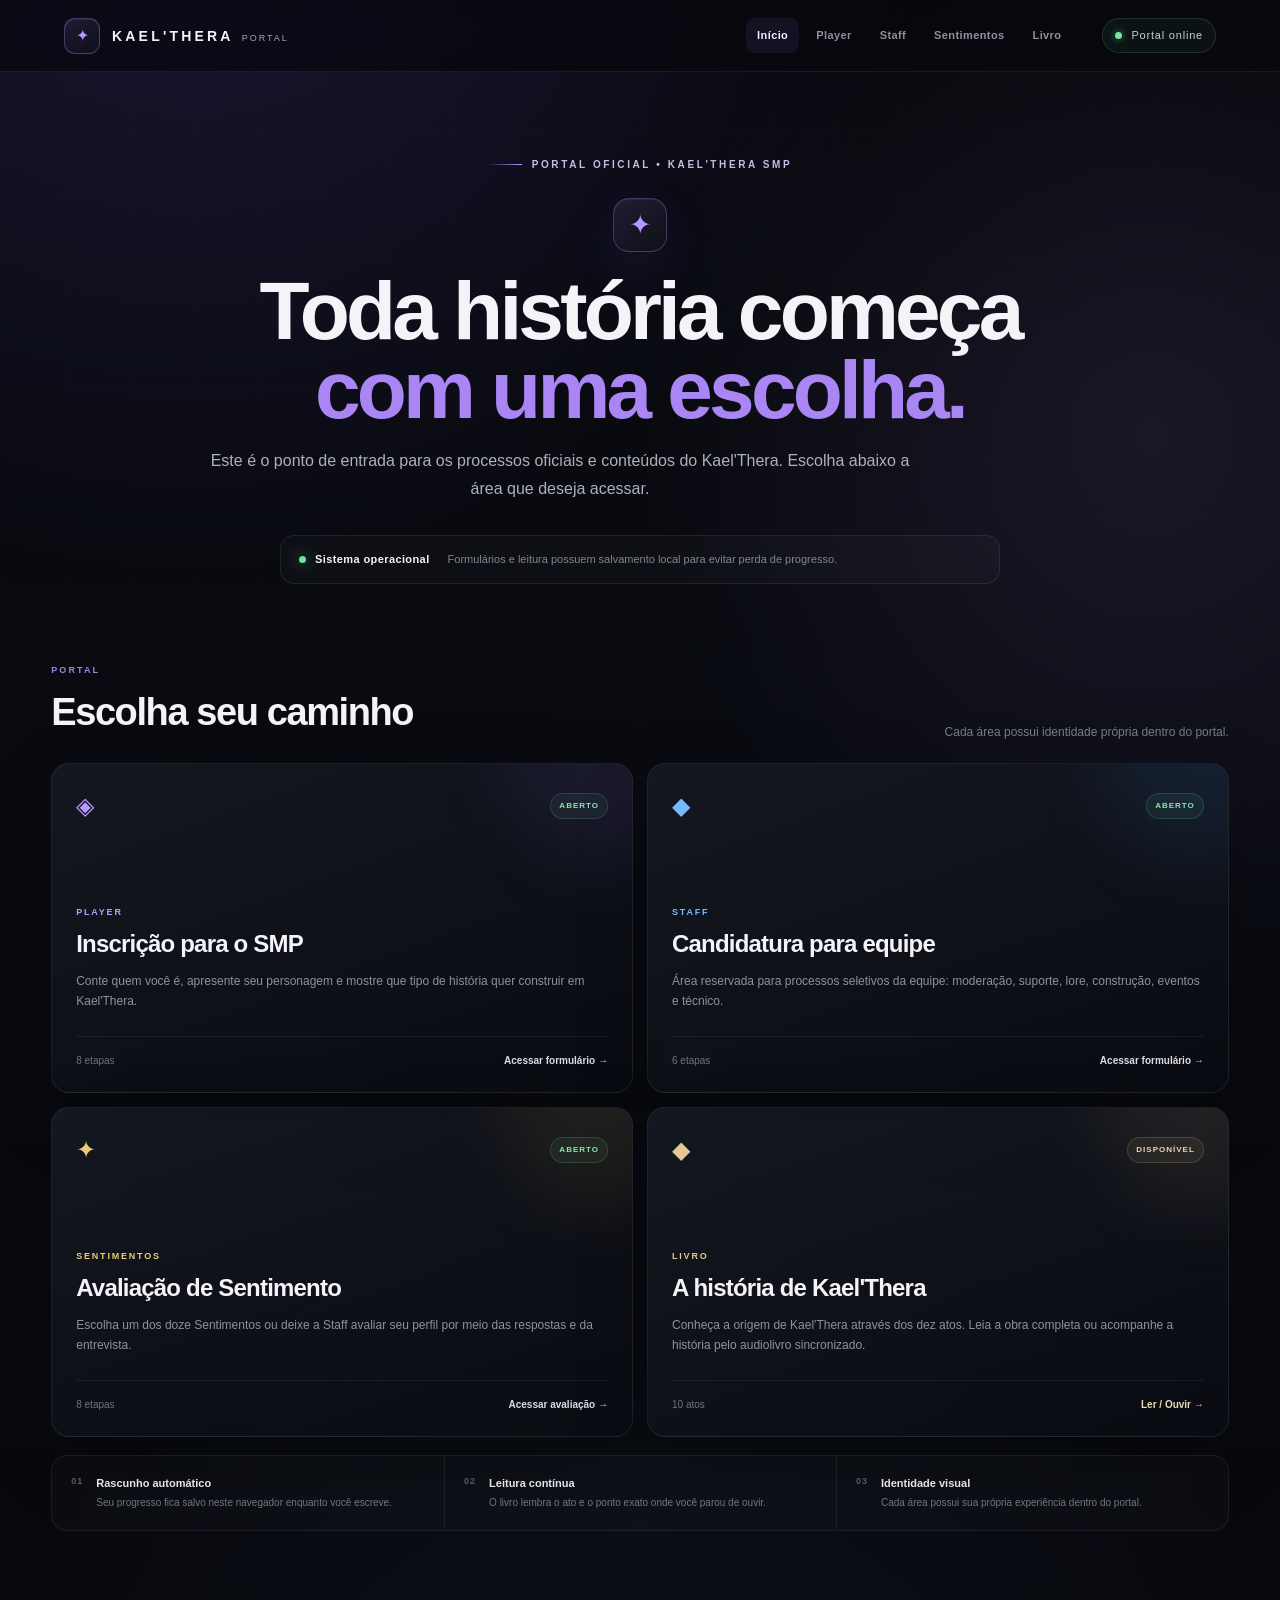
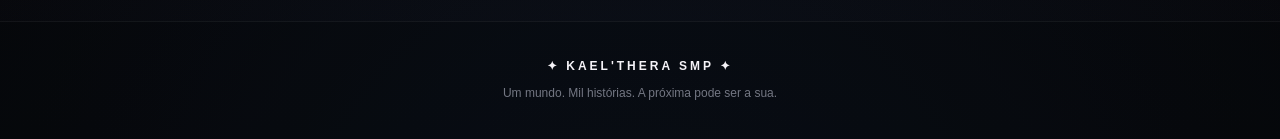
<file: index.html>
<!DOCTYPE html>
<html lang="pt-BR">
<head>
    <meta charset="UTF-8">
    <meta name="viewport" content="width=device-width, initial-scale=1.0">
    <meta name="theme-color" content="#08090d">
    <title>Kael'Thera SMP — Portal</title>
    <link rel="stylesheet" href="style.css">
    <link rel="icon" type="image/png" href="favicon.png">
</head>
<body id="top" class="portal-page">
<div class="background"></div>

<header class="site-header portal-header">
    <a class="brand" href="index.html" aria-label="Kael'Thera SMP — Início">
        <span class="brand-mark">✦</span>
        <span class="brand-copy">
            <strong>KAEL'THERA</strong>
            <small>PORTAL</small>
        </span>
    </a>

    <nav class="top-nav" aria-label="Navegação principal">
        <a class="active" href="index.html">Início</a>
        <a href="player.html">Player</a>
        <a href="staff.html">Staff</a>
        <a href="sentimentos.html">Sentimentos</a>
        <a href="livro.html">Livro</a>
    </nav>

    <div class="header-meta">
        <span class="live-dot"></span>
        Portal online
    </div>
</header>

<main class="portal-shell">
    <section class="portal-hero">
        <div class="hero-kicker"><span></span> PORTAL OFICIAL • KAEL'THERA SMP</div>
        <div class="symbol" aria-hidden="true">✦</div>

        <h1>Toda história começa <span>com uma escolha.</span></h1>

        <p class="hero-description">
            Este é o ponto de entrada para os processos oficiais e conteúdos do Kael'Thera.
            Escolha abaixo a área que deseja acessar.
        </p>

        <div class="portal-status">
            <div>
                <span class="status-dot"></span>
                <strong>Sistema operacional</strong>
            </div>
            <p>Formulários e leitura possuem salvamento local para evitar perda de progresso.</p>
        </div>
    </section>

    <section class="portal-section">
        <div class="section-heading">
            <div>
                <span class="eyebrow">PORTAL</span>
                <h2>Escolha seu caminho</h2>
            </div>
            <p>Cada área possui identidade própria dentro do portal.</p>
        </div>

        <div class="portal-grid">
            <a class="portal-card portal-card-player" href="player.html">
                <div class="portal-card-glow"></div>
                <div class="portal-card-top">
                    <span class="portal-card-icon">◈</span>
                    <span class="portal-card-badge is-open">ABERTO</span>
                </div>
                <div class="portal-card-body">
                    <span class="portal-card-type">PLAYER</span>
                    <h3>Inscrição para o SMP</h3>
                    <p>Conte quem você é, apresente seu personagem e mostre que tipo de história quer construir em Kael'Thera.</p>
                </div>
                <div class="portal-card-footer">
                    <span>8 etapas</span>
                    <strong>Acessar formulário →</strong>
                </div>
            </a>

            <a class="portal-card portal-card-staff" href="staff.html">
                <div class="portal-card-glow"></div>
                <div class="portal-card-top">
                    <span class="portal-card-icon">◆</span>
                    <span class="portal-card-badge is-open">ABERTO</span>
                </div>
                <div class="portal-card-body">
                    <span class="portal-card-type">STAFF</span>
                    <h3>Candidatura para equipe</h3>
                    <p>Área reservada para processos seletivos da equipe: moderação, suporte, lore, construção, eventos e técnico.</p>
                </div>
                <div class="portal-card-footer">
                    <span>6 etapas</span>
                    <strong>Acessar formulário →</strong>
                </div>
            </a>

            <a class="portal-card portal-card-feeling" href="sentimentos.html">
                <div class="portal-card-glow"></div>
                <div class="portal-card-top">
                    <span class="portal-card-icon">✦</span>
                    <span class="portal-card-badge is-open">ABERTO</span>
                </div>
                <div class="portal-card-body">
                    <span class="portal-card-type">SENTIMENTOS</span>
                    <h3>Avaliação de Sentimento</h3>
                    <p>Escolha um dos doze Sentimentos ou deixe a Staff avaliar seu perfil por meio das respostas e da entrevista.</p>
                </div>
                <div class="portal-card-footer">
                    <span>8 etapas</span>
                    <strong>Acessar avaliação →</strong>
                </div>
            </a>

            <a class="portal-card portal-card-book" href="livro.html">
                <div class="portal-card-glow"></div>
                <div class="portal-card-top">
                    <span class="portal-card-icon">◆</span>
                    <span class="portal-card-badge is-open">DISPONÍVEL</span>
                </div>
                <div class="portal-card-body">
                    <span class="portal-card-type">LIVRO</span>
                    <h3>A história de Kael'Thera</h3>
                    <p>Conheça a origem de Kael'Thera através dos dez atos. Leia a obra completa ou acompanhe a história pelo audiolivro sincronizado.</p>
                </div>
                <div class="portal-card-footer">
                    <span>10 atos</span>
                    <strong>Ler / Ouvir →</strong>
                </div>
            </a>
        </div>
    </section>

    <section class="portal-feature-strip" aria-label="Recursos do portal">
        <article>
            <span>01</span>
            <div><strong>Rascunho automático</strong><p>Seu progresso fica salvo neste navegador enquanto você escreve.</p></div>
        </article>
        <article>
            <span>02</span>
            <div><strong>Leitura contínua</strong><p>O livro lembra o ato e o ponto exato onde você parou de ouvir.</p></div>
        </article>
        <article>
            <span>03</span>
            <div><strong>Identidade visual</strong><p>Cada área possui sua própria experiência dentro do portal.</p></div>
        </article>
    </section>
</main>

<footer>
    <p>✦ KAEL'THERA SMP ✦</p>
    <span>Um mundo. Mil histórias. A próxima pode ser a sua.</span>
</footer>
</body>
</html>
</file>
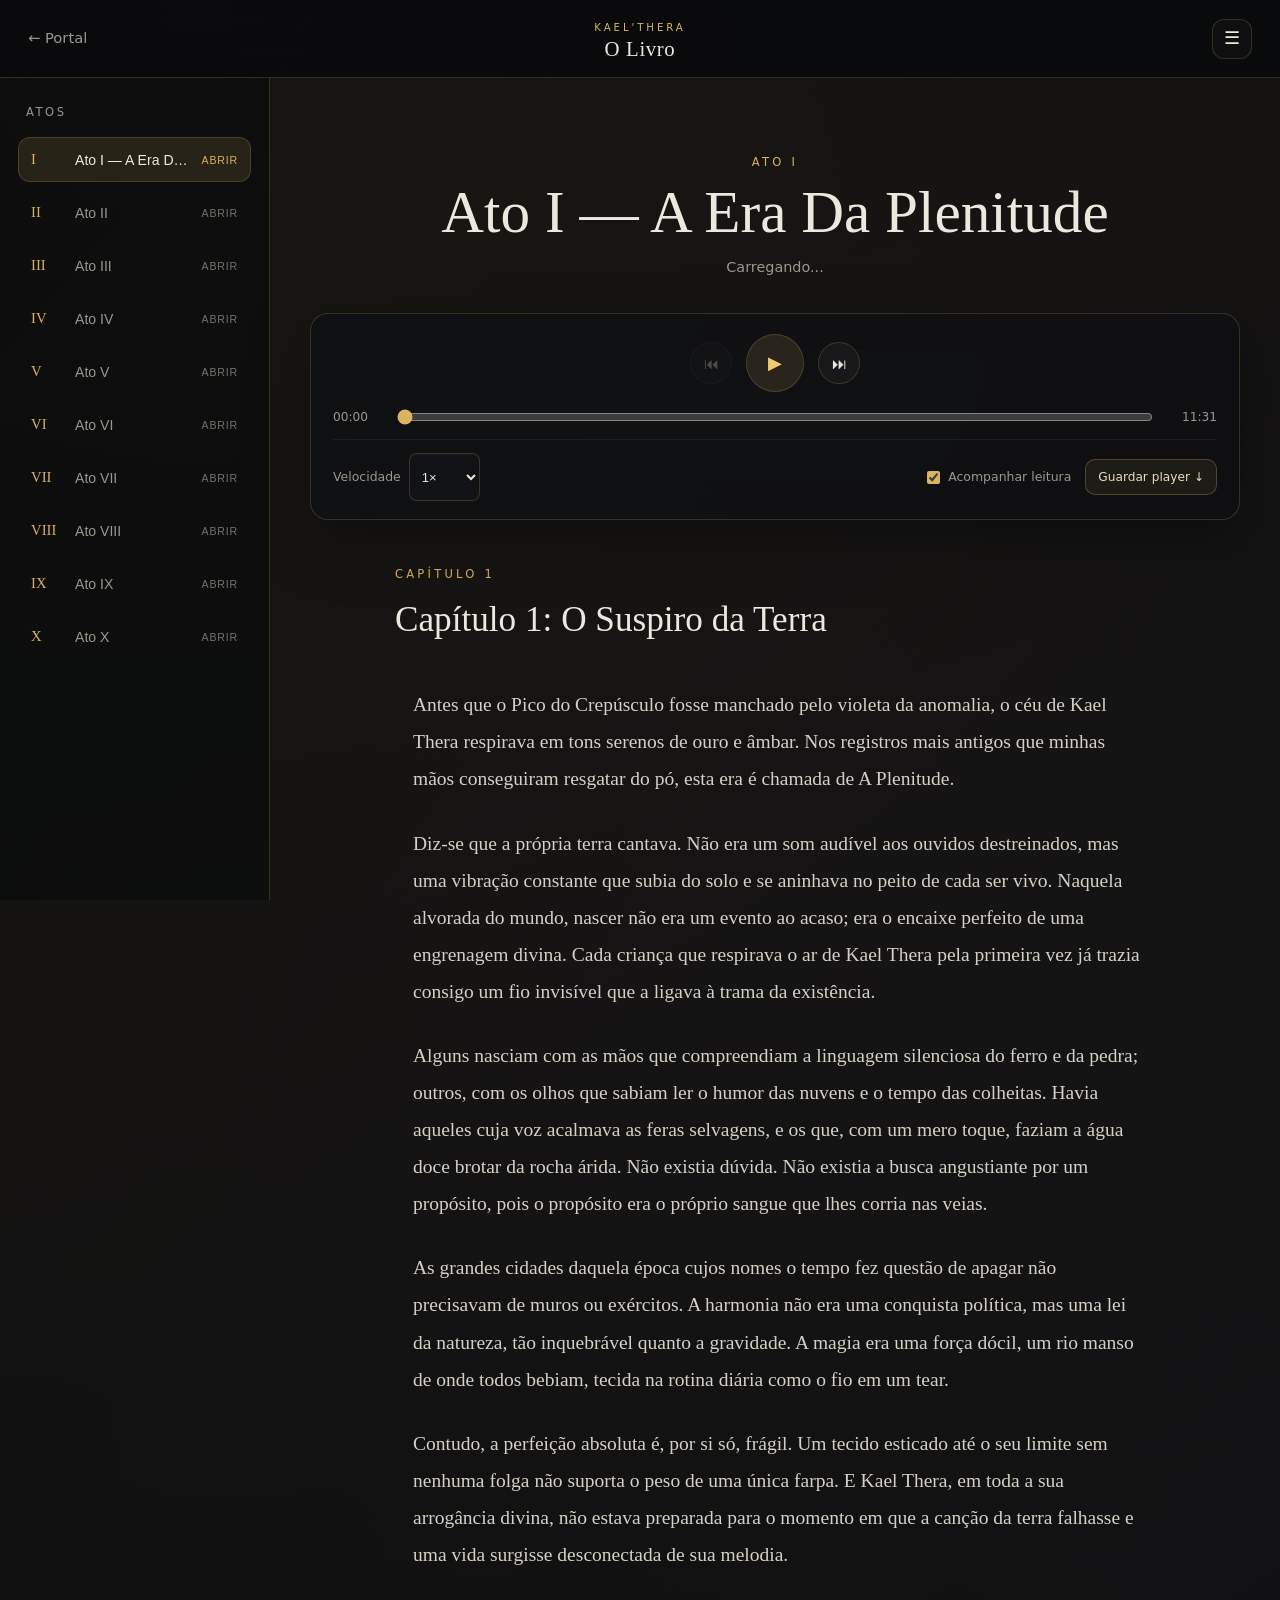
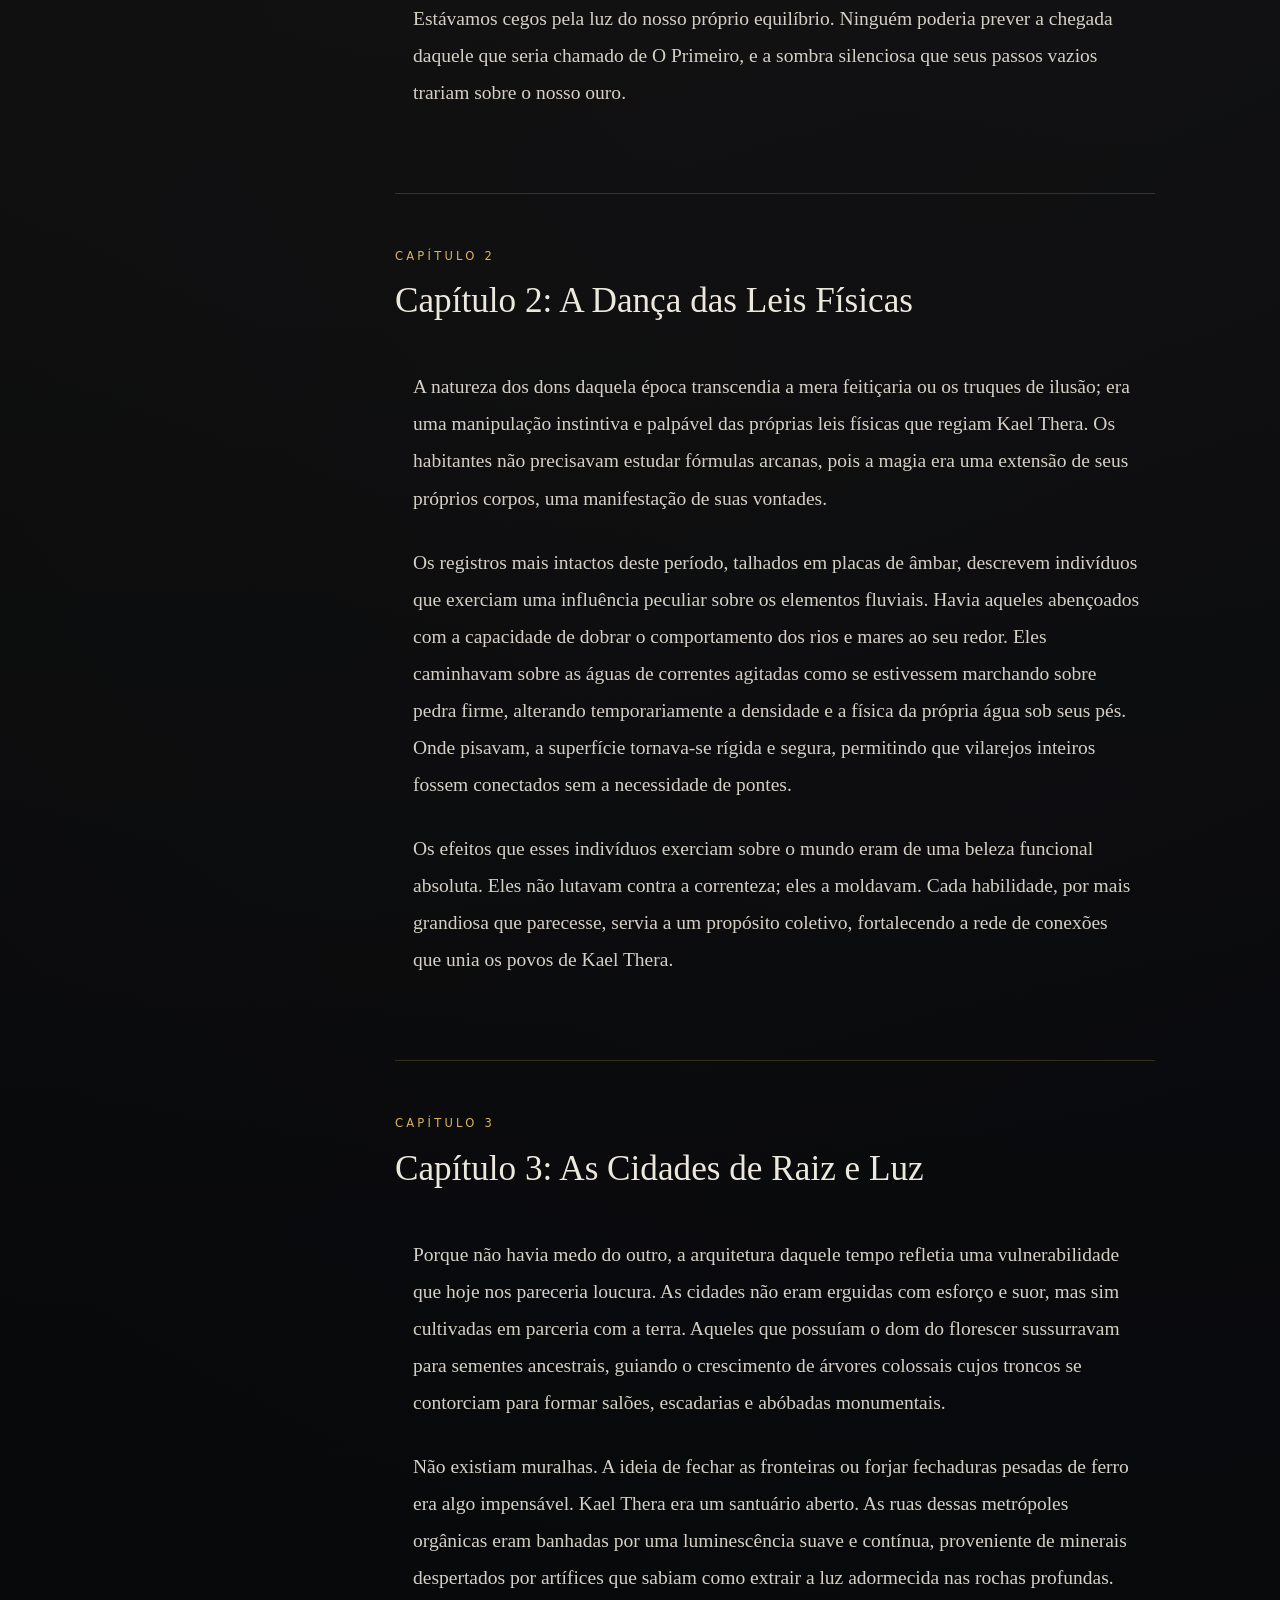
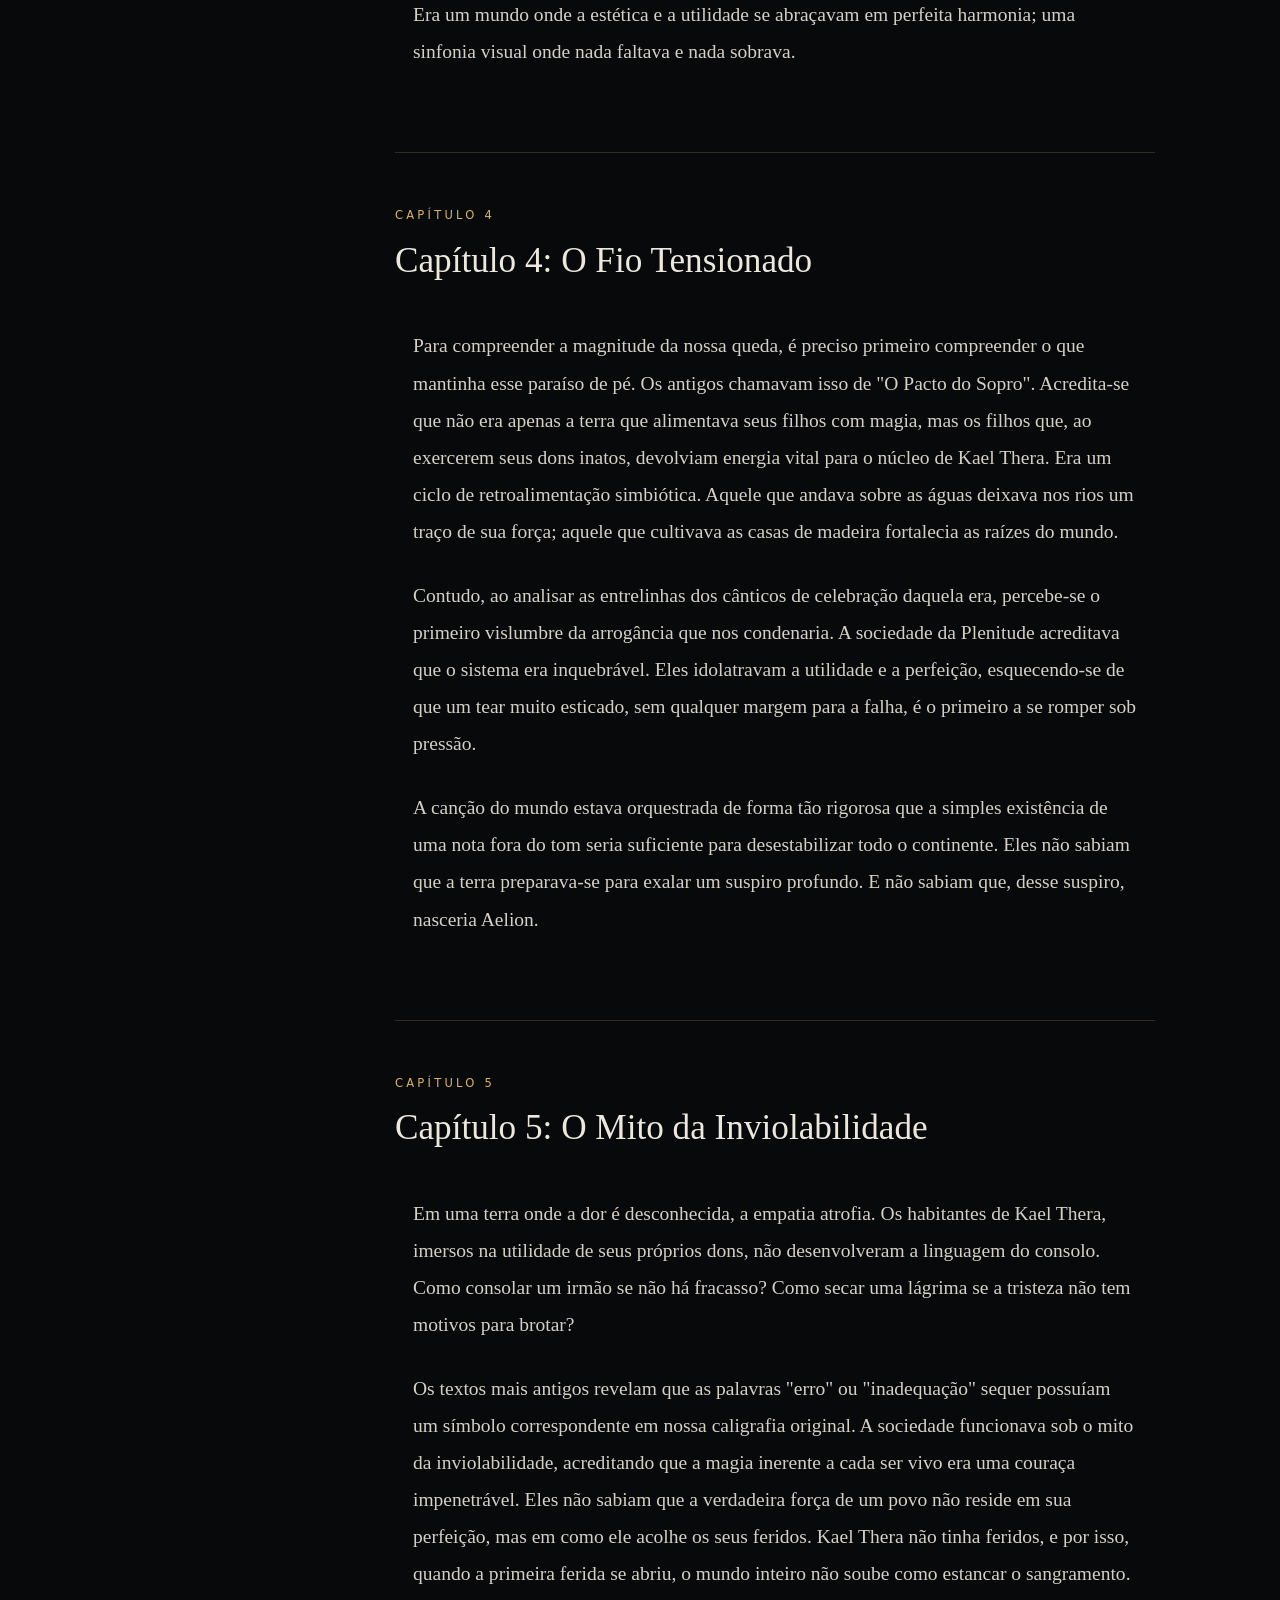
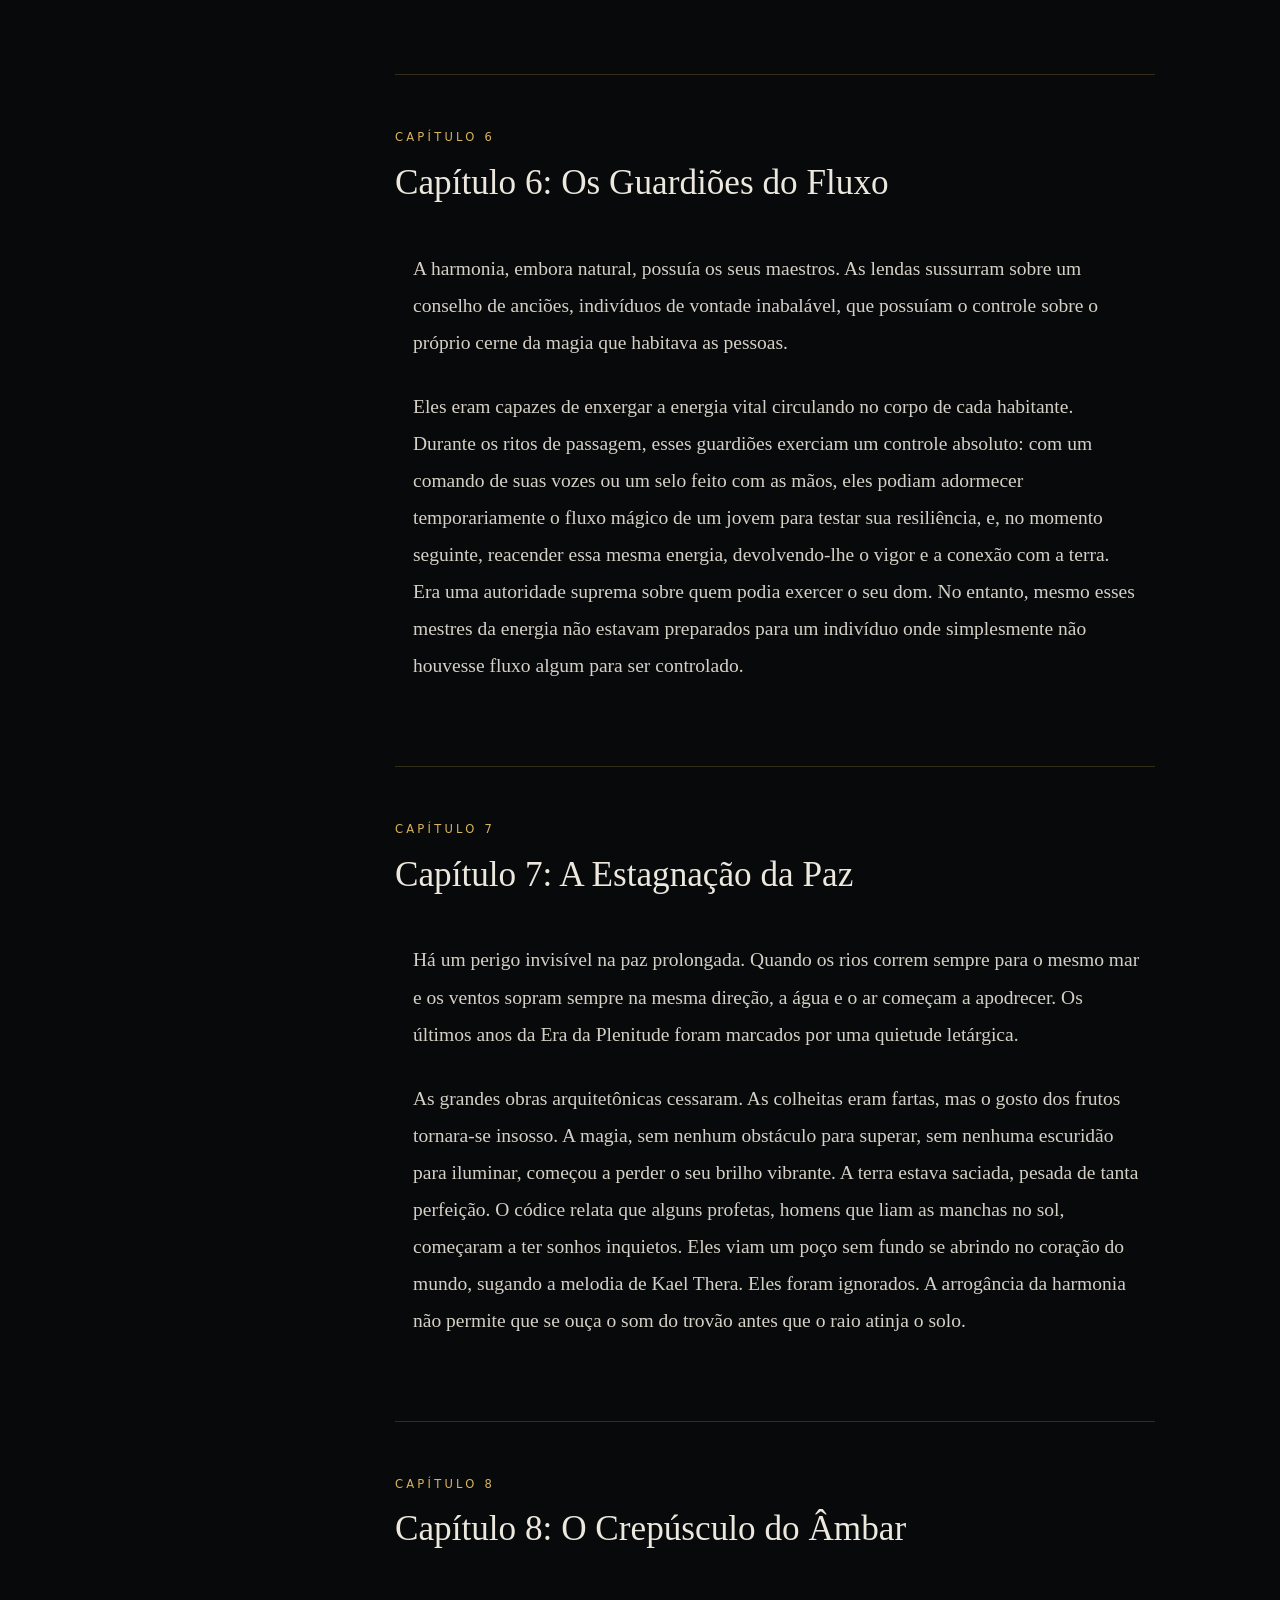
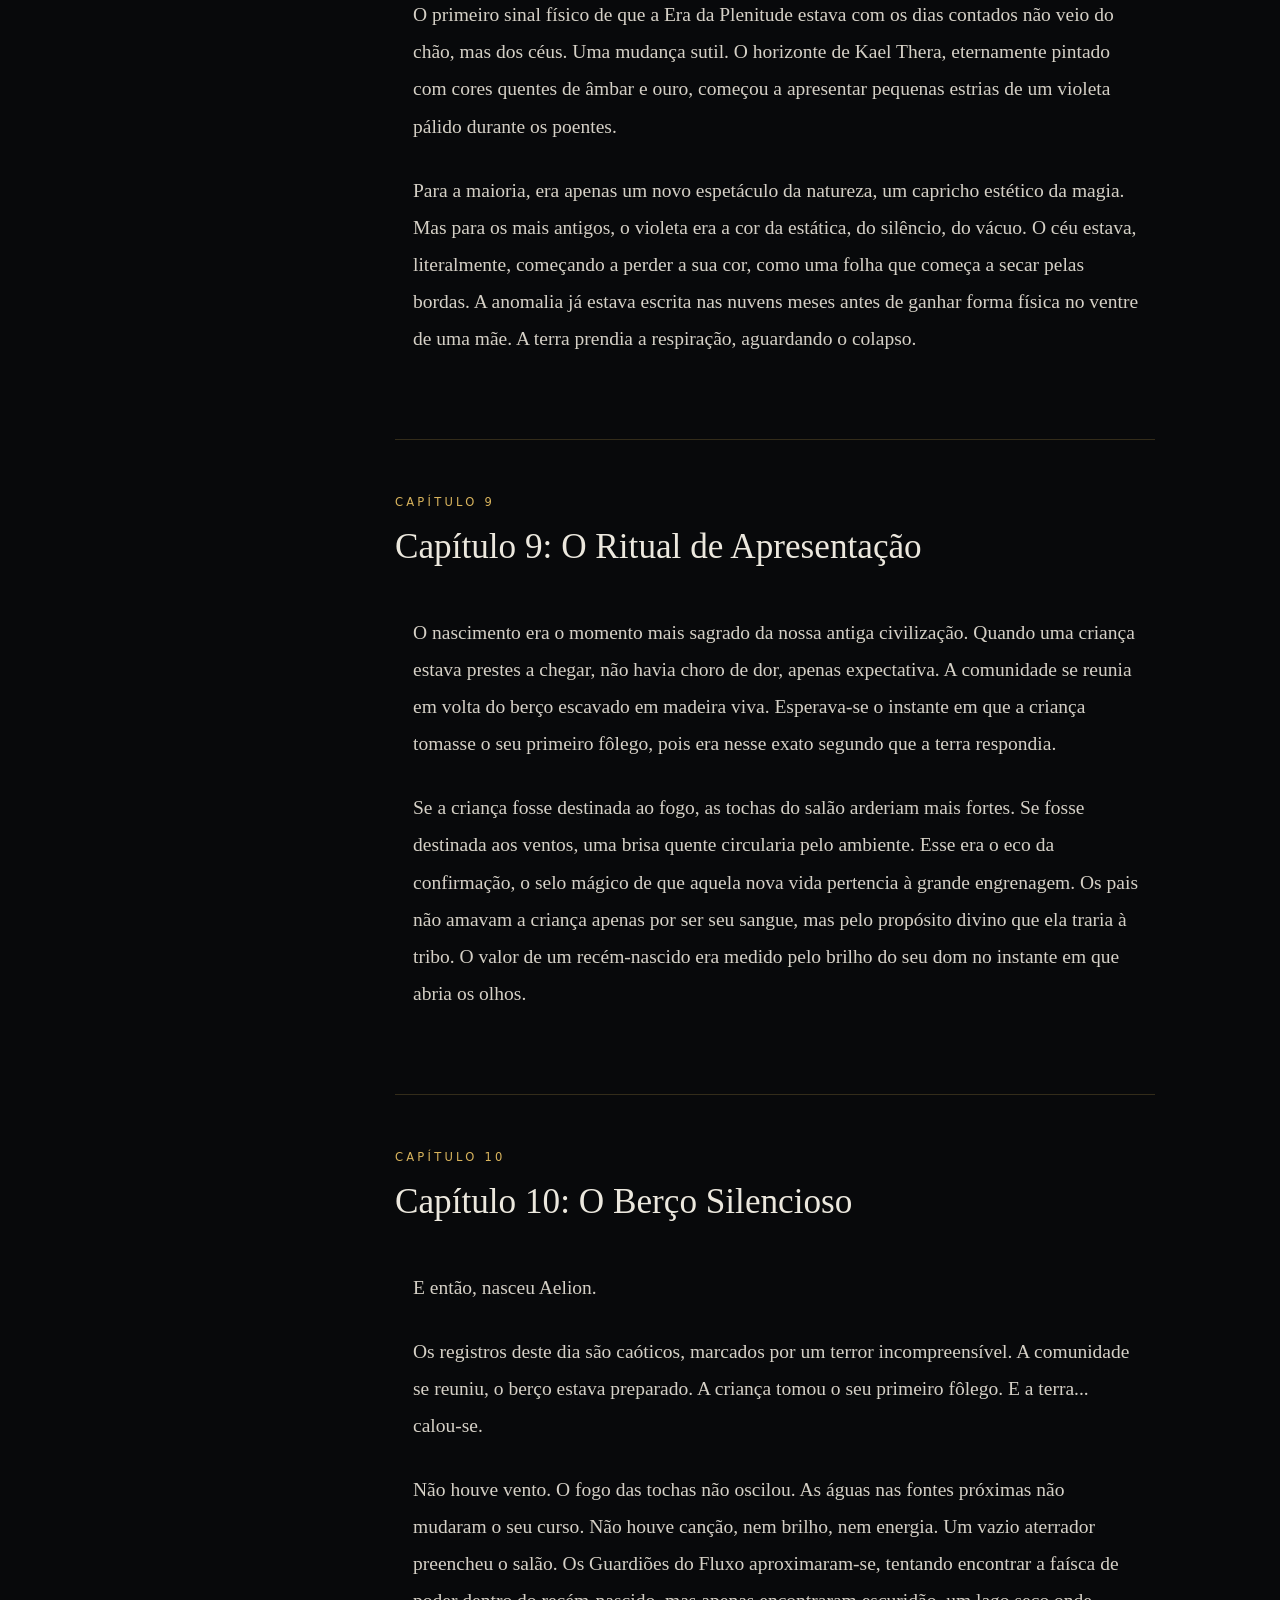
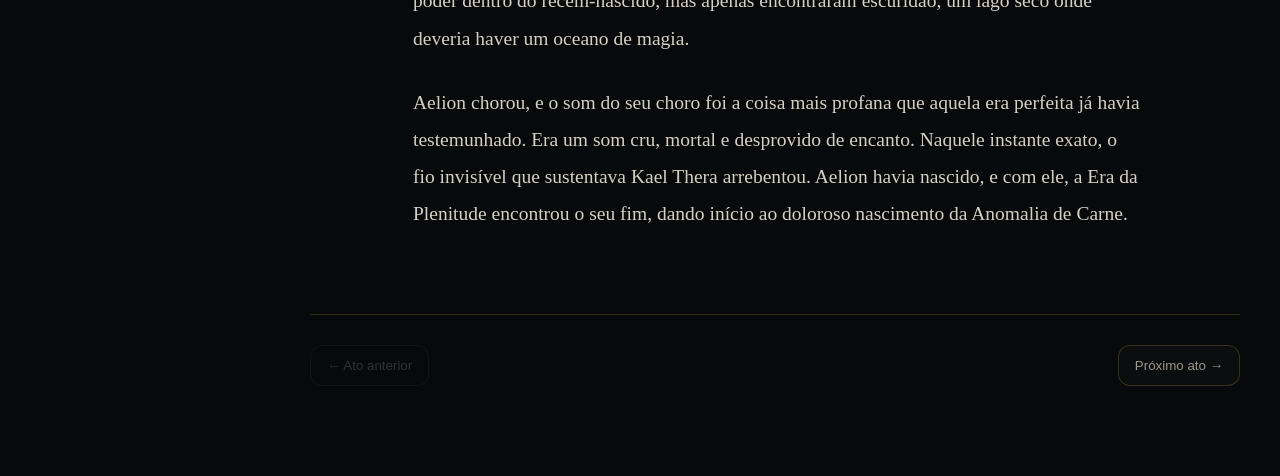
<file: livro.html>
<!DOCTYPE html>
<html lang="pt-BR">
<head>
  <meta charset="UTF-8">
  <meta name="viewport" content="width=device-width, initial-scale=1.0">
  <meta name="theme-color" content="#0b0b0d">
  <title>Livro de Kael'Thera</title>
  <link rel="stylesheet" href="style.css">
  <style>
/* KAEL'THERA — LIVRO CSS EMBUTIDO */
:root {
  --book-bg: #08090b;
  --book-panel: rgba(17, 18, 22, .88);
  --book-panel-2: rgba(25, 25, 31, .92);
  --book-border: rgba(225, 187, 92, .20);
  --book-gold: #d9b45d;
  --book-gold-strong: #efcb72;
  --book-gold-soft: rgba(217, 180, 93, .13);
  --book-text: #ece8de;
  --book-muted: #9c978d;
  --book-danger: #c76868;
  --book-shadow: 0 20px 60px rgba(0,0,0,.35);
}

* { box-sizing: border-box; }
html { scroll-behavior: smooth; }

body.book-page {
  margin: 0;
  min-height: 100vh;
  color: var(--book-text);
  background:
    radial-gradient(circle at 15% 0%, rgba(217,180,93,.07), transparent 35%),
    radial-gradient(circle at 90% 15%, rgba(90,75,120,.06), transparent 28%),
    var(--book-bg);
  font-family: Inter, ui-sans-serif, system-ui, -apple-system, BlinkMacSystemFont, "Segoe UI", sans-serif;
}

body.book-page::before {
  content: "";
  position: fixed;
  inset: 0;
  pointer-events: none;
  opacity: .15;
  background-image: linear-gradient(rgba(255,255,255,.012) 1px, transparent 1px), linear-gradient(90deg, rgba(255,255,255,.01) 1px, transparent 1px);
  background-size: 32px 32px;
}

.book-shell { min-height: 100vh; position: relative; z-index: 1; }

.book-topbar {
  position: sticky;
  top: 0;
  z-index: 30;
  height: 78px;
  display: grid;
  grid-template-columns: 1fr auto 1fr;
  align-items: center;
  gap: 20px;
  padding: 0 28px;
  border-bottom: 1px solid var(--book-border);
  background: rgba(8,9,11,.82);
  backdrop-filter: blur(18px);
}

.book-back {
  justify-self: start;
  color: var(--book-muted);
  text-decoration: none;
  font-size: .92rem;
  transition: .2s ease;
}
.book-back:hover { color: var(--book-gold-strong); }

.book-brand { text-align: center; line-height: 1; }
.book-brand h1 { margin: 5px 0 0; font-family: Georgia, "Times New Roman", serif; font-weight: 500; font-size: 1.3rem; letter-spacing: .03em; }
.book-kicker { font-size: .64rem; letter-spacing: .28em; color: var(--book-gold); }

.book-icon-btn {
  justify-self: end;
  appearance: none;
  border: 1px solid var(--book-border);
  background: rgba(255,255,255,.025);
  color: var(--book-text);
  min-width: 40px;
  height: 40px;
  border-radius: 12px;
  cursor: pointer;
  font-size: 1.1rem;
}
.book-icon-btn:hover { border-color: rgba(239,203,114,.5); color: var(--book-gold-strong); }

.book-layout { display: grid; grid-template-columns: 270px minmax(0, 1fr); min-height: calc(100vh - 78px); }

.book-sidebar {
  position: sticky;
  top: 78px;
  align-self: start;
  height: calc(100vh - 78px);
  overflow-y: auto;
  padding: 26px 18px;
  border-right: 1px solid var(--book-border);
  background: rgba(10,11,13,.68);
}
.book-sidebar-head { display: flex; justify-content: space-between; align-items: center; margin: 0 8px 16px; font-size: .72rem; letter-spacing: .22em; color: var(--book-muted); }
.book-close { display: none; }
.book-act-list { display: grid; gap: 8px; }

.book-act-btn {
  width: 100%;
  display: grid;
  grid-template-columns: 34px 1fr auto;
  align-items: center;
  gap: 10px;
  padding: 13px 12px;
  border: 1px solid transparent;
  border-radius: 12px;
  background: transparent;
  color: var(--book-muted);
  text-align: left;
  cursor: pointer;
  transition: .2s ease;
}
.book-act-btn:hover { background: rgba(255,255,255,.025); color: var(--book-text); }
.book-act-btn.is-active { border-color: var(--book-border); background: var(--book-gold-soft); color: var(--book-text); }
.book-act-roman { font-family: Georgia, serif; color: var(--book-gold); font-size: .92rem; }
.book-act-name { overflow: hidden; text-overflow: ellipsis; white-space: nowrap; font-size: .88rem; }
.book-act-state { font-size: .66rem; letter-spacing: .08em; text-transform: uppercase; color: #77736b; }
.book-act-btn.is-active .book-act-state { color: var(--book-gold); }

.book-main { width: min(930px, calc(100% - 48px)); margin: 0 auto; padding: 56px 0 90px; }
.book-hero { text-align: center; padding: 20px 0 34px; }
.book-eyebrow, .book-chapter-kicker { margin: 0 0 10px; color: var(--book-gold); font-size: .72rem; letter-spacing: .28em; }
.book-hero h2 { margin: 0; font-family: Georgia, "Times New Roman", serif; font-weight: 500; font-size: clamp(2rem, 5vw, 3.7rem); line-height: 1.05; }
.book-current-chapter { margin: 14px 0 0; color: var(--book-muted); font-size: .9rem; }

.book-player {
  position: sticky;
  top: 94px;
  z-index: 20;
  padding: 20px 22px 18px;
  border: 1px solid var(--book-border);
  border-radius: 18px;
  background: rgba(15,16,19,.90);
  backdrop-filter: blur(20px);
  box-shadow: var(--book-shadow);
}
.book-player-main { display: flex; justify-content: center; align-items: center; gap: 14px; margin-bottom: 16px; }
.book-control { border: 1px solid var(--book-border); color: var(--book-text); background: rgba(255,255,255,.035); cursor: pointer; transition: .2s ease; }
.book-control:hover:not(:disabled) { color: var(--book-gold-strong); border-color: rgba(239,203,114,.55); transform: translateY(-1px); }
.book-control:disabled, .book-nav-btn:disabled { opacity: .28; cursor: not-allowed; }
.book-control-small { width: 42px; height: 42px; border-radius: 50%; font-size: .95rem; }
.book-control-play { width: 58px; height: 58px; border-radius: 50%; font-size: 1.1rem; background: var(--book-gold-soft); color: var(--book-gold-strong); }
.book-control-play.is-playing { padding-bottom: 3px; }

.book-progress-wrap { display: grid; grid-template-columns: 52px 1fr 52px; align-items: center; gap: 12px; color: var(--book-muted); font-size: .76rem; font-variant-numeric: tabular-nums; }
.book-progress-wrap span:last-child { text-align: right; }
.book-progress { width: 100%; accent-color: var(--book-gold); cursor: pointer; }

.book-player-options { display: flex; justify-content: space-between; align-items: center; gap: 18px; margin-top: 13px; padding-top: 13px; border-top: 1px solid rgba(255,255,255,.055); color: var(--book-muted); font-size: .78rem; }
.book-speed-label { display: flex; align-items: center; gap: 8px; }
.book-speed { border: 1px solid var(--book-border); border-radius: 8px; padding: 6px 8px; color: var(--book-text); background: #111216; }
.book-follow { display: flex; align-items: center; gap: 8px; cursor: pointer; }
.book-follow input { accent-color: var(--book-gold); }

.book-text { margin-top: 46px; }
.book-chapter { margin: 0 auto 72px; max-width: 760px; }
.book-chapter + .book-chapter { padding-top: 54px; border-top: 1px solid var(--book-border); }
.book-chapter h3 { margin: 0 0 30px; font-family: Georgia, "Times New Roman", serif; font-weight: 500; font-size: clamp(1.55rem, 3vw, 2.2rem); }
.book-chapter-content { display: grid; gap: 7px; }

.book-segment {
  margin: 0;
  padding: 10px 15px;
  border-left: 3px solid transparent;
  border-radius: 0 10px 10px 0;
  color: #d5d0c6;
  font-family: Georgia, "Times New Roman", serif;
  font-size: clamp(1.08rem, 1.7vw, 1.22rem);
  line-height: 1.9;
  cursor: pointer;
  transition: background .22s ease, border-color .22s ease, color .22s ease, transform .22s ease;
}
.book-segment:hover { background: rgba(255,255,255,.018); color: var(--book-text); }
.book-segment:focus-visible { outline: 1px solid rgba(239,203,114,.65); outline-offset: 3px; }
.book-segment.is-reading {
  color: #fff4d7;
  background: linear-gradient(90deg, rgba(217,180,93,.17), rgba(217,180,93,.045));
  border-left-color: var(--book-gold-strong);
  transform: translateX(3px);
  box-shadow: inset 0 0 28px rgba(217,180,93,.025);
}

.book-loading, .book-empty { min-height: 260px; display: grid; place-items: center; align-content: center; gap: 12px; text-align: center; color: var(--book-muted); }
.book-empty { max-width: 620px; margin: 0 auto; padding: 40px 24px; border: 1px dashed var(--book-border); border-radius: 18px; }
.book-empty h3 { margin: 0; color: var(--book-text); font-family: Georgia, serif; font-size: 1.5rem; font-weight: 500; }
.book-empty p { margin: 0; line-height: 1.65; }
.book-empty-icon { color: var(--book-gold); font-size: 1.7rem; }
.book-spinner { width: 24px; height: 24px; border-radius: 50%; border: 2px solid rgba(255,255,255,.08); border-top-color: var(--book-gold); animation: bookSpin .8s linear infinite; }
@keyframes bookSpin { to { transform: rotate(360deg); } }

.book-bottom-nav { display: flex; justify-content: space-between; gap: 16px; padding-top: 30px; border-top: 1px solid var(--book-border); }
.book-nav-btn { appearance: none; border: 1px solid var(--book-border); border-radius: 12px; padding: 12px 16px; color: var(--book-muted); background: rgba(255,255,255,.02); cursor: pointer; }
.book-nav-btn:hover:not(:disabled) { color: var(--book-gold-strong); border-color: rgba(239,203,114,.45); }

.book-backdrop { position: fixed; inset: 0; z-index: 39; background: rgba(0,0,0,.58); opacity: 0; transition: opacity .18s ease; }
.book-backdrop.is-visible { opacity: 1; }

@media (max-width: 900px) {
  .book-layout { display: block; }
  .book-sidebar {
    position: fixed;
    z-index: 40;
    top: 0;
    left: 0;
    width: min(330px, 88vw);
    height: 100vh;
    transform: translateX(-105%);
    transition: transform .2s ease;
    background: #0d0e11;
    padding-top: 22px;
  }
  .book-sidebar.is-open { transform: translateX(0); }
  .book-close { display: inline-grid; place-items: center; }
  .book-main { width: min(100% - 30px, 820px); padding-top: 36px; }
  .book-player { top: 88px; }
}

@media (max-width: 560px) {
  .book-topbar { height: 68px; padding: 0 15px; grid-template-columns: 1fr auto 1fr; }
  .book-back { font-size: .8rem; }
  .book-brand h1 { font-size: 1.02rem; }
  .book-kicker { font-size: .54rem; letter-spacing: .2em; }
  .book-icon-btn { min-width: 36px; height: 36px; }
  .book-main { width: min(100% - 20px, 760px); padding-top: 24px; }
  .book-hero { padding-bottom: 25px; }
  .book-player { top: 76px; padding: 16px 14px 14px; border-radius: 15px; }
  .book-progress-wrap { grid-template-columns: 44px 1fr 44px; gap: 8px; font-size: .7rem; }
  .book-player-options { align-items: flex-start; flex-direction: column; gap: 10px; }
  .book-text { margin-top: 34px; }
  .book-chapter { margin-bottom: 55px; }
  .book-segment { padding: 8px 10px; font-size: 1.05rem; line-height: 1.78; }
  .book-bottom-nav { flex-direction: column; }
  .book-nav-btn { width: 100%; }
}

/* =========================================================
   KAEL'THERA — DESTAQUE PROFISSIONAL DA LEITURA
   O livro.js já adiciona .is-reading ao trecho sincronizado.
   Este bloco melhora apenas o visual, sem alterar a lógica.
   ========================================================= */

.book-segment {
  position: relative;
  overflow: hidden;
  transform-origin: left center;
  transition:
    color .28s ease,
    opacity .28s ease,
    background .28s ease,
    border-color .28s ease,
    transform .28s ease,
    box-shadow .28s ease,
    text-shadow .28s ease;
}

.book-segment::before {
  content: "";
  position: absolute;
  left: -3px;
  top: 14%;
  width: 3px;
  height: 72%;
  border-radius: 999px;
  background: transparent;
  transition: background .28s ease, box-shadow .28s ease;
}

/* Trecho exato que o áudio está narrando */
.book-segment.is-reading {
  z-index: 2;
  color: #fff7e4;
  opacity: 1;
  background:
    linear-gradient(
      90deg,
      rgba(239, 203, 114, .20),
      rgba(217, 180, 93, .08) 62%,
      rgba(217, 180, 93, .018)
    );
  border-left-color: var(--book-gold-strong);
  transform: translateX(5px) scale(1.008);
  box-shadow:
    inset 0 0 34px rgba(217, 180, 93, .045),
    0 8px 32px rgba(0, 0, 0, .18);
  text-shadow: 0 0 18px rgba(239, 203, 114, .10);
}

.book-segment.is-reading::before {
  background: var(--book-gold-strong);
  box-shadow:
    0 0 7px rgba(239, 203, 114, .58),
    0 0 20px rgba(239, 203, 114, .30);
}

/* Etiqueta discreta no canto do trecho atual */
.book-segment.is-reading::after {
  content: "LENDO AGORA";
  position: absolute;
  right: 12px;
  top: 7px;
  font-family: Inter, ui-sans-serif, system-ui, sans-serif;
  font-size: .50rem;
  font-weight: 700;
  letter-spacing: .16em;
  color: rgba(239, 203, 114, .62);
  pointer-events: none;
}

/* Dá profundidade ao restante do texto sem torná-lo difícil de ler */
.book-chapter-content:has(.book-segment.is-reading)
  .book-segment:not(.is-reading) {
  opacity: .66;
  color: rgba(213, 208, 198, .72);
}

.book-chapter-content:has(.book-segment.is-reading)
  .book-segment:not(.is-reading):hover {
  opacity: 1;
  color: var(--book-text);
}

/* A pausa mantém o local marcado, então o leitor não se perde. */
.book-segment.is-reading:hover {
  color: #fff9ea;
  background:
    linear-gradient(
      90deg,
      rgba(239, 203, 114, .23),
      rgba(217, 180, 93, .095) 62%,
      rgba(217, 180, 93, .025)
    );
}

@media (prefers-reduced-motion: reduce) {
  .book-segment,
  .book-segment::before {
    transition: none;
  }

  .book-segment.is-reading {
    transform: none;
  }
}

@media (max-width: 560px) {
  .book-segment.is-reading::after {
    display: none;
  }

  .book-segment.is-reading {
    transform: translateX(2px);
  }
}



/* =========================================================
   MODO LEITURA + CAIXA DO PLAYER
   ========================================================= */

.book-text[hidden],
.book-player[hidden],
.book-player-dock[hidden] {
  display: none !important;
}

.book-player {
  position: sticky;
}

.book-player-options {
  flex-wrap: wrap;
}

.book-player-actions {
  display: flex;
  align-items: center;
  gap: 10px;
}

.book-player-store {
  appearance: none;
  border: 1px solid rgba(239,203,114,.24);
  border-radius: 9px;
  padding: 7px 10px;
  color: var(--book-muted);
  background: rgba(217,180,93,.045);
  font: inherit;
  cursor: pointer;
  transition: .2s ease;
}

.book-player-store:hover {
  color: var(--book-gold-strong);
  border-color: rgba(239,203,114,.48);
  background: rgba(217,180,93,.09);
}

/* Caixa compacta que guarda o player sem interromper o áudio. */
.book-player-dock {
  position: fixed;
  z-index: 60;
  right: 22px;
  bottom: 22px;
  width: min(310px, calc(100vw - 30px));
  display: grid;
  grid-template-columns: auto minmax(0,1fr) auto;
  align-items: center;
  gap: 11px;
  padding: 10px 11px;
  border: 1px solid rgba(239,203,114,.28);
  border-radius: 15px;
  color: var(--book-text);
  background:
    radial-gradient(circle at 0 0, rgba(217,180,93,.11), transparent 48%),
    rgba(12,13,16,.94);
  backdrop-filter: blur(18px);
  box-shadow: 0 18px 55px rgba(0,0,0,.42);
}

.book-player-dock-play {
  width: 42px;
  height: 42px;
  display: grid;
  place-items: center;
  border: 1px solid rgba(239,203,114,.30);
  border-radius: 50%;
  color: var(--book-gold-strong);
  background: var(--book-gold-soft);
  cursor: pointer;
}

.book-player-dock-info {
  min-width: 0;
}

.book-player-dock-info strong {
  display: block;
  margin-bottom: 2px;
  color: #f1ead8;
  font-family: Georgia, "Times New Roman", serif;
  font-size: .88rem;
  font-weight: 500;
}

.book-player-dock-meta {
  display: flex;
  gap: 7px;
  color: var(--book-muted);
  font-size: .65rem;
  font-variant-numeric: tabular-nums;
  white-space: nowrap;
}

.book-player-dock-open {
  appearance: none;
  border: 1px solid rgba(255,255,255,.08);
  border-radius: 9px;
  padding: 8px 9px;
  color: #d8d2c5;
  background: rgba(255,255,255,.035);
  font-size: .68rem;
  cursor: pointer;
  transition: .2s ease;
}

.book-player-dock-open:hover {
  color: var(--book-gold-strong);
  border-color: rgba(239,203,114,.35);
}

.book-segment {
  scroll-margin-top: 150px;
}

.book-text[hidden] + .book-bottom-nav {
  margin-top: 34px;
}

@media (max-width: 700px) {
  .book-player-options {
    align-items: stretch;
  }

  .book-player-actions {
    width: 100%;
    justify-content: space-between;
  }

  .book-player-dock {
    right: 12px;
    bottom: 12px;
    width: calc(100vw - 24px);
  }
}

  </style>
</head>
<body class="book-page">
  <div class="book-shell">
    <header class="book-topbar">
      <a class="book-back" href="index.html" aria-label="Voltar ao portal">← Portal</a>

      <div class="book-brand">
        <span class="book-kicker">KAEL'THERA</span>
        <h1>O Livro</h1>
      </div>

      <button id="toggleSidebar" class="book-icon-btn" type="button" aria-label="Abrir lista de atos">☰</button>
    </header>

    <div class="book-layout">
      <aside id="bookSidebar" class="book-sidebar" aria-label="Lista de atos">
        <div class="book-sidebar-head">
          <span>ATOS</span>
          <button id="closeSidebar" class="book-icon-btn book-close" type="button" aria-label="Fechar lista">×</button>
        </div>

        <nav id="actList" class="book-act-list"></nav>
      </aside>

      <main class="book-main">
        <section class="book-hero">
          <p id="actNumber" class="book-eyebrow">ATO I</p>
          <h2 id="actTitle">Ato I</h2>
          <p id="chapterNow" class="book-current-chapter">Preparando leitura...</p>
        </section>

        <section class="book-player" aria-label="Player de áudio">
          <audio id="bookAudio" preload="metadata"></audio>

          <div class="book-player-main">
            <button id="prevAct" class="book-control book-control-small" type="button" aria-label="Ato anterior">⏮</button>
            <button id="playPause" class="book-control book-control-play" type="button" aria-label="Reproduzir">▶</button>
            <button id="nextAct" class="book-control book-control-small" type="button" aria-label="Próximo ato">⏭</button>
          </div>

          <div class="book-progress-wrap">
            <span id="currentTime">00:00</span>
            <input id="progress" class="book-progress" type="range" min="0" max="1000" value="0" step="1" aria-label="Progresso do áudio">
            <span id="duration">00:00</span>
          </div>

          <div class="book-player-options">
            <label class="book-speed-label" for="speed">
              Velocidade
              <select id="speed" class="book-speed">
                <option value="0.75">0.75×</option>
                <option value="1" selected>1×</option>
                <option value="1.25">1.25×</option>
                <option value="1.5">1.5×</option>
                <option value="2">2×</option>
              </select>
            </label>

            <div class="book-player-actions">
              <label class="book-follow">
                <input id="autoFollow" type="checkbox" checked aria-controls="bookText" aria-expanded="true">
                <span>Acompanhar leitura</span>
              </label>

              <button id="collapsePlayer" class="book-player-store" type="button" aria-controls="playerDock">
                Guardar player ↓
              </button>
            </div>
          </div>
        </section>

        <aside id="playerDock" class="book-player-dock" aria-label="Player compacto" aria-hidden="true" hidden>
          <button id="dockPlayPause" class="book-player-dock-play" type="button" aria-label="Reproduzir áudio">▶</button>

          <div class="book-player-dock-info">
            <strong>🎧 Audiolivro</strong>
            <div class="book-player-dock-meta">
              <span id="dockAct">Ato I</span>
              <span>•</span>
              <span id="dockTime">00:00 / 00:00</span>
            </div>
          </div>

          <button id="dockOpen" class="book-player-dock-open" type="button">
            Abrir player ↑
          </button>
        </aside>

        <section id="bookText" class="book-text" aria-live="polite">
          <div class="book-loading">
            <span class="book-spinner"></span>
            Carregando ato...
          </div>
        </section>

        <section class="book-bottom-nav" aria-label="Navegação entre atos">
          <button id="prevActBottom" class="book-nav-btn" type="button">← Ato anterior</button>
          <button id="nextActBottom" class="book-nav-btn" type="button">Próximo ato →</button>
        </section>
      </main>
    </div>
  </div>

  <div id="sidebarBackdrop" class="book-backdrop" hidden></div>
  <script src="livro.js"></script>
</body>
</html>
</file>
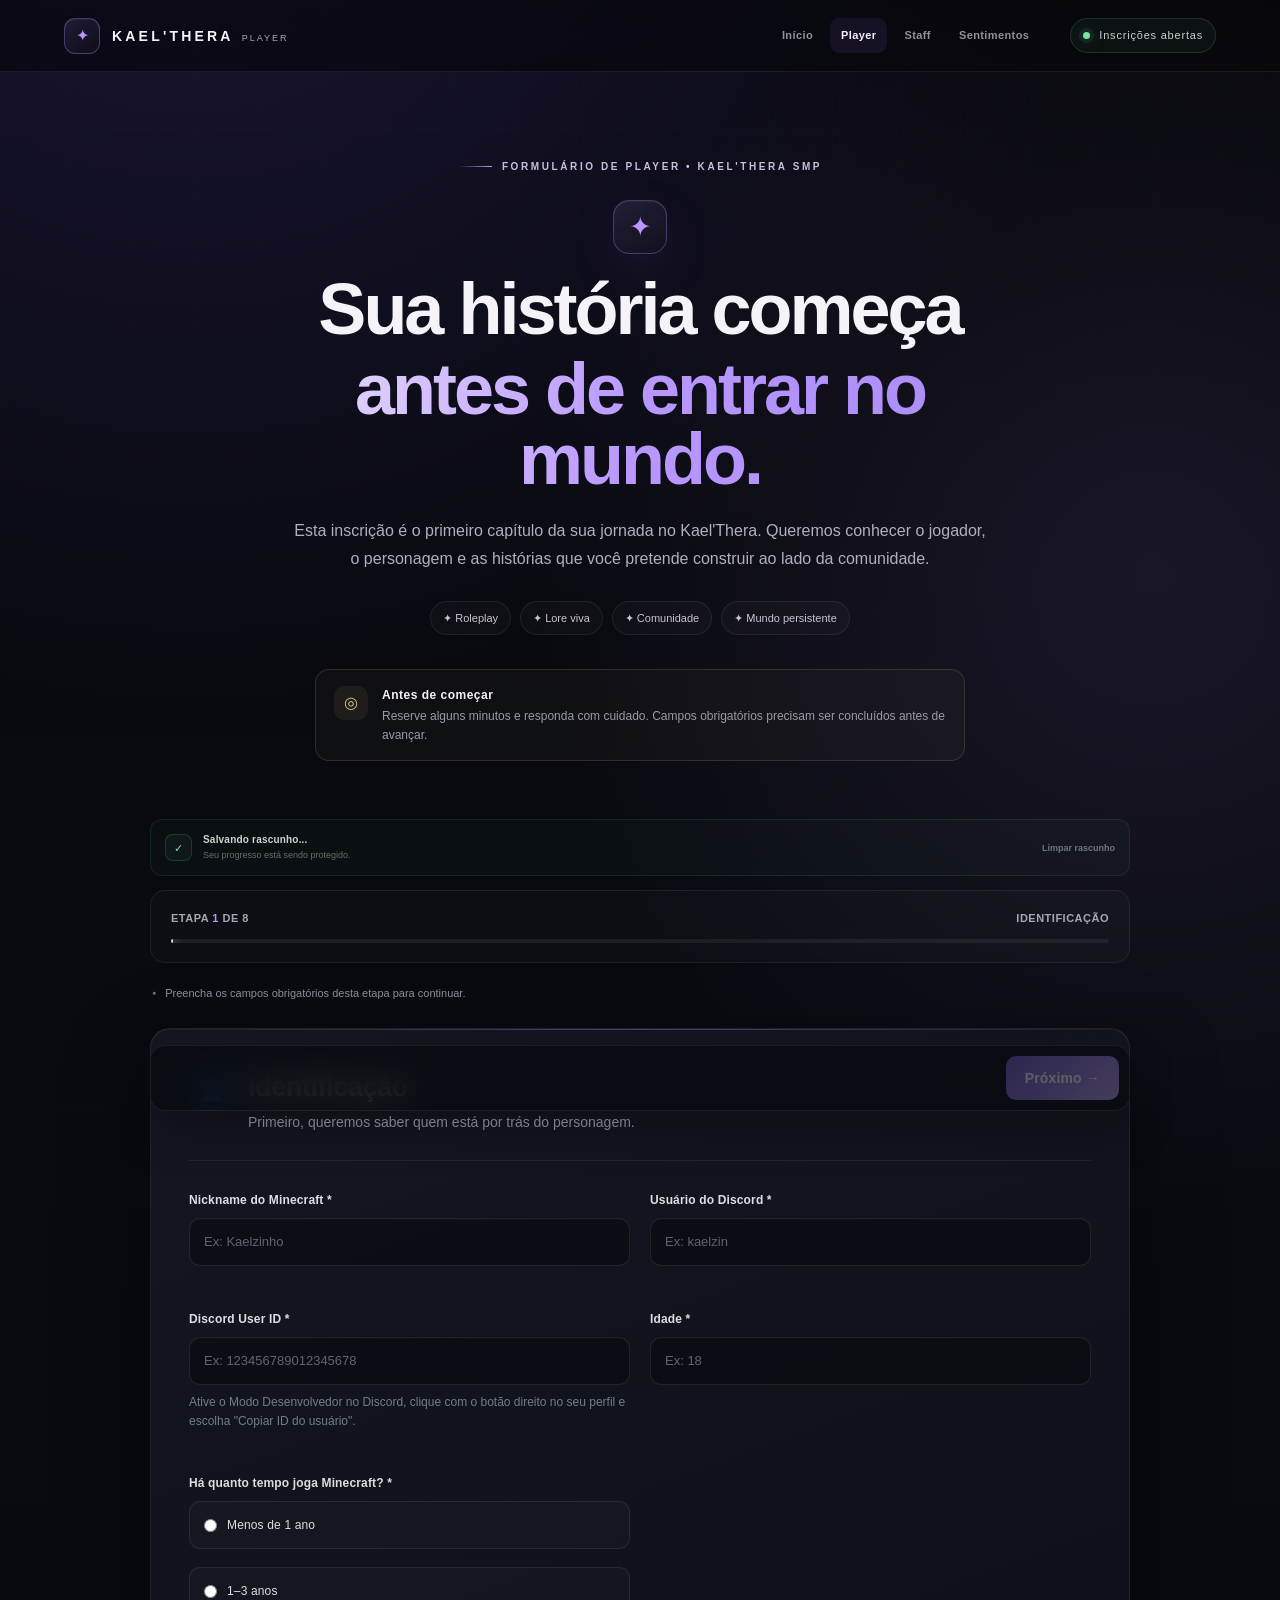
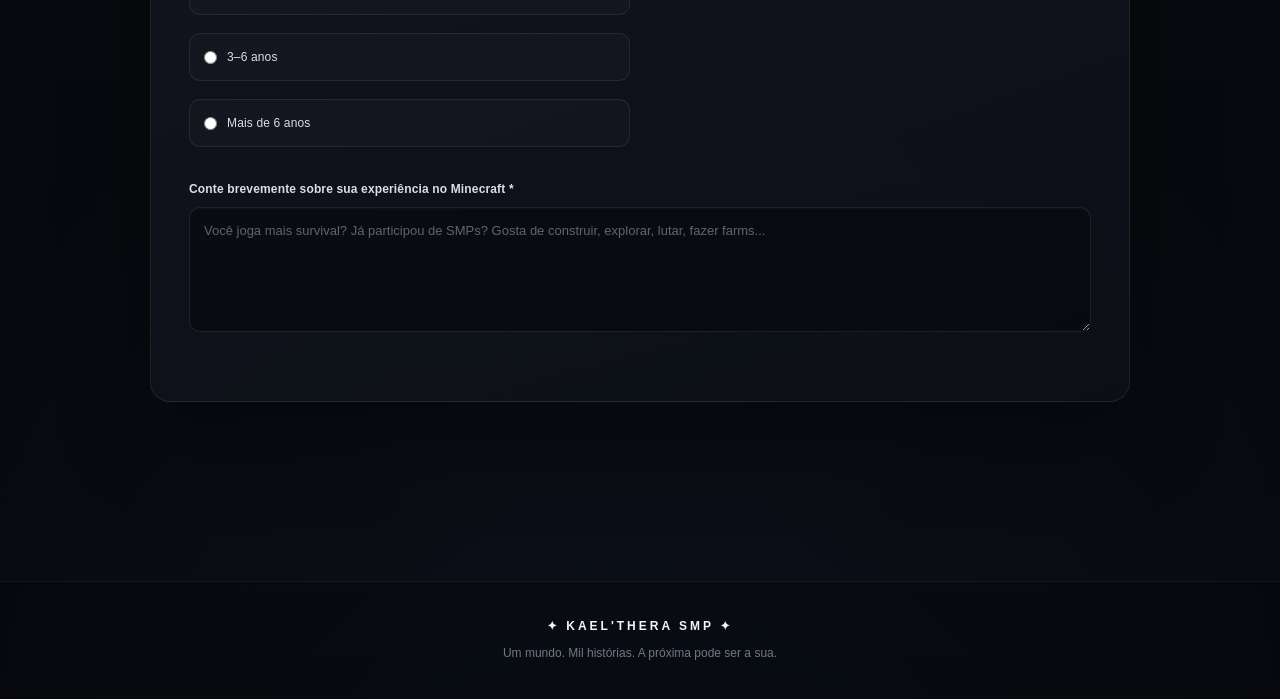
<file: player.html>
<!DOCTYPE html>
<html lang="pt-BR">
<head>
    <meta charset="UTF-8">
    <meta name="viewport" content="width=device-width, initial-scale=1.0">

    <title>Kael'Thera SMP — Player</title>

    <link rel="stylesheet" href="style.css">
	<link rel="icon" type="image/png" href="favicon.png">
</head>

<body id="top">

<div class="background"></div>

<header class="site-header">
    <a class="brand" href="index.html" aria-label="Kael'Thera SMP — Início">
        <span class="brand-mark">✦</span>
        <span class="brand-copy"><strong>KAEL'THERA</strong><small>PLAYER</small></span>
    </a>

    <nav class="top-nav" aria-label="Navegação principal">
        <a href="index.html">Início</a>
        <a class="active player-link" href="player.html">Player</a>
        <a href="staff.html">Staff</a>
        <a href="sentimentos.html">Sentimentos</a>
    </nav>

    <div class="header-meta player-meta">
        <span class="live-dot"></span>
        Inscrições abertas
    </div>
</header>


<main class="container">

    <!-- CABEÇALHO -->

    <section class="intro">
        <div class="hero-kicker">
            <span></span>
            FORMULÁRIO DE PLAYER • KAEL'THERA SMP
        </div>

        <div class="symbol" aria-hidden="true">✦</div>

        <h1>
            Sua história começa
            <span>antes de entrar no mundo.</span>
        </h1>

        <p class="hero-description">
            Esta inscrição é o primeiro capítulo da sua jornada no Kael'Thera.
            Queremos conhecer o jogador, o personagem e as histórias que você
            pretende construir ao lado da comunidade.
        </p>

        <div class="hero-badges" aria-label="Características do servidor">
            <span>✦ Roleplay</span>
            <span>✦ Lore viva</span>
            <span>✦ Comunidade</span>
            <span>✦ Mundo persistente</span>
        </div>

        <div class="hero-note">
            <div class="hero-note-icon">◎</div>
            <div>
                <strong>Antes de começar</strong>
                <p>
                    Reserve alguns minutos e responda com cuidado.
                    Campos obrigatórios precisam ser concluídos antes de avançar.
                </p>
            </div>
        </div>
    </section>


    <section class="draft-toolbar" aria-label="Status do rascunho">
        <div class="draft-status">
            <span class="draft-status-icon">✓</span>
            <div>
                <strong id="draftStatusText">Rascunho automático ativo</strong>
                <small id="draftStatusTime">Seu progresso será salvo neste navegador.</small>
            </div>
        </div>
        <button type="button" class="draft-clear-button" id="clearDraftButton">Limpar rascunho</button>
    </section>

    <!-- PROGRESSO -->

    <section class="progress-container">

        <div class="progress-info">

            <span>
                Etapa <strong id="stepNumber">1</strong> de 8
            </span>

            <span id="stepTitle">
                Identificação
            </span>

        </div>

        <div class="progress-bar">

            <div
                class="progress-fill"
                id="progressFill">
            </div>

        </div>

    </section>

    <div class="form-guidance" id="formGuidance" role="status" aria-live="polite">
        <span class="guidance-icon">●</span>
        <span>Preencha os campos obrigatórios desta etapa para continuar.</span>
    </div>


    <!-- FORMULÁRIO -->

    <form id="playerForm">

    <!-- Honeypot anti-spam -->
	
    <div class="hidden" aria-hidden="true">
    <label for="website">Website</label>
    <input
        type="text"
        id="website"
        name="website"
        tabindex="-1"
        autocomplete="off"
    >
</div>

        <!-- ========================================= -->
        <!-- ETAPA 1 -->
        <!-- ========================================= -->

        <section class="form-step active" data-step="1">

            <div class="step-header">

                <span class="step-icon">👤</span>

                <div>
                    <h2>Identificação</h2>
                    <p>Primeiro, queremos saber quem está por trás do personagem.</p>
                </div>

            </div>


            <div class="grid">

                <div class="field">

                    <label for="nickname">
                        Nickname do Minecraft *
                    </label>

                    <input
                        type="text"
                        id="nickname"
                        name="nickname"
                        placeholder="Ex: Kaelzinho"
                        required>

                </div>


                <div class="field">

                    <label for="discord">
                        Usuário do Discord *
                    </label>

                    <input
                        type="text"
                        id="discord"
                        name="discord"
                        placeholder="Ex: kaelzin"
                        required>

                </div>


                <div class="field">

                    <label for="discordUserId">
                        Discord User ID *
                    </label>

                    <input
                        type="text"
                        id="discordUserId"
                        name="discordUserId"
                        inputmode="numeric"
                        pattern="[0-9]{17,20}"
                        placeholder="Ex: 123456789012345678"
                        minlength="17"
                        maxlength="20"
                        required>

                    <small>
                        Ative o Modo Desenvolvedor no Discord, clique com o botão direito no seu perfil e escolha "Copiar ID do usuário".
                    </small>

                </div>


                <div class="field">

                    <label for="age">
                        Idade *
                    </label>

                    <input
                        type="number"
                        id="age"
                        name="age"
                        min="13"
                        max="100"
                        placeholder="Ex: 18"
                        required>

                </div>


                <div class="field">

                    <label>
                        Há quanto tempo joga Minecraft? *
                    </label>

                    <div class="radio-group">

                        <label class="option">
                            <input type="radio" name="minecraftTime" value="menos1" required>
                            Menos de 1 ano
                        </label>

                        <label class="option">
                            <input type="radio" name="minecraftTime" value="1a3">
                            1–3 anos
                        </label>

                        <label class="option">
                            <input type="radio" name="minecraftTime" value="3a6">
                            3–6 anos
                        </label>

                        <label class="option">
                            <input type="radio" name="minecraftTime" value="6mais">
                            Mais de 6 anos
                        </label>

                    </div>

                </div>

            </div>


            <div class="field">

                <label for="minecraftExperience">
                    Conte brevemente sobre sua experiência no Minecraft *
                </label>

                <textarea
                    id="minecraftExperience"
                    name="minecraftExperience"
                    placeholder="Você joga mais survival? Já participou de SMPs? Gosta de construir, explorar, lutar, fazer farms..."
                    required></textarea>

            </div>

        </section>



        <!-- ========================================= -->
        <!-- ETAPA 2 -->
        <!-- ========================================= -->

        <section class="form-step" data-step="2">

            <div class="step-header">

                <span class="step-icon">🎮</span>

                <div>
                    <h2>Perfil de jogador</h2>
                    <p>Queremos entender como você costuma jogar.</p>
                </div>

            </div>


            <div class="field">

                <label>
                    O que você mais gosta de fazer no Minecraft? *
                </label>

                <div class="checkbox-grid">

                    <label class="option">
                        <input type="checkbox" name="playStyle" value="construção">
                        🏗️ Construção
                    </label>

                    <label class="option">
                        <input type="checkbox" name="playStyle" value="exploração">
                        🧭 Exploração
                    </label>

                    <label class="option">
                        <input type="checkbox" name="playStyle" value="redstone">
                        ⚙️ Redstone
                    </label>

                    <label class="option">
                        <input type="checkbox" name="playStyle" value="farms">
                        🌾 Farms
                    </label>

                    <label class="option">
                        <input type="checkbox" name="playStyle" value="pvp">
                        ⚔️ PvP
                    </label>

                    <label class="option">
                        <input type="checkbox" name="playStyle" value="roleplay">
                        🎭 Roleplay
                    </label>

                    <label class="option">
                        <input type="checkbox" name="playStyle" value="aventura">
                        🗺️ Aventuras
                    </label>

                    <label class="option">
                        <input type="checkbox" name="playStyle" value="social">
                        🤝 Socialização
                    </label>

                </div>

                <small>Selecione pelo menos uma opção.</small>

            </div>


            <div class="grid">

                <div class="field">

                    <label>
                        Como você avalia sua construção? *
                    </label>

                    <div class="radio-group">

                        <label class="option">
                            <input type="radio" name="buildLevel" value="iniciante" required>
                            Iniciante
                        </label>

                        <label class="option">
                            <input type="radio" name="buildLevel" value="intermediario">
                            Intermediário
                        </label>

                        <label class="option">
                            <input type="radio" name="buildLevel" value="avançado">
                            Avançado
                        </label>

                        <label class="option">
                            <input type="radio" name="buildLevel" value="expert">
                            Muito avançado
                        </label>

                    </div>

                </div>


                <div class="field">

                    <label>
                        Como você avalia seu PvP? *
                    </label>

                    <div class="radio-group">

                        <label class="option">
                            <input type="radio" name="combatLevel" value="iniciante" required>
                            Iniciante
                        </label>

                        <label class="option">
                            <input type="radio" name="combatLevel" value="intermediario">
                            Intermediário
                        </label>

                        <label class="option">
                            <input type="radio" name="combatLevel" value="avançado">
                            Avançado
                        </label>

                        <label class="option">
                            <input type="radio" name="combatLevel" value="não-interessa">
                            Não é meu foco
                        </label>

                    </div>

                </div>

            </div>


            <div class="field">

                <label for="differentExperience">
                    O que você gostaria de fazer neste SMP que nunca conseguiu fazer em outro? *
                </label>

                <textarea
                    id="differentExperience"
                    name="differentExperience"
                    placeholder="Pode ser uma construção, história, personagem, evento, projeto..."
                    required></textarea>

            </div>

        </section>



        <!-- ========================================= -->
        <!-- ETAPA 3 -->
        <!-- ========================================= -->

        <section class="form-step" data-step="3">

            <div class="step-header">

                <span class="step-icon">🏰</span>

                <div>
                    <h2>Seu papel no mundo</h2>
                    <p>Kael'Thera é um mundo vivo. O que você pretende fazer nele?</p>
                </div>

            </div>


            <div class="field">

                <label>
                    Qual seria seu principal papel no SMP? *
                </label>

                <div class="radio-group">

                    <label class="option">
                        <input type="radio" name="smpRole" value="construtor" required>
                        🏗️ Construtor
                    </label>

                    <label class="option">
                        <input type="radio" name="smpRole" value="explorador">
                        🧭 Explorador
                    </label>

                    <label class="option">
                        <input type="radio" name="smpRole" value="comerciante">
                        💰 Comerciante
                    </label>

                    <label class="option">
                        <input type="radio" name="smpRole" value="guerreiro">
                        ⚔️ Guerreiro
                    </label>

                    <label class="option">
                        <input type="radio" name="smpRole" value="politico">
                        👑 Líder / Político
                    </label>

                    <label class="option">
                        <input type="radio" name="smpRole" value="lore">
                        📖 Focado em Lore
                    </label>

                    <label class="option">
                        <input type="radio" name="smpRole" value="outro">
                        ✦ Outro
                    </label>

                </div>

            </div>


            <div class="field">

                <label>
                    Você pretende construir uma base própria? *
                </label>

                <div class="radio-group">

                    <label class="option">
                        <input type="radio" name="ownBase" value="sim" required>
                        Sim
                    </label>

                    <label class="option">
                        <input type="radio" name="ownBase" value="talvez">
                        Talvez
                    </label>

                    <label class="option">
                        <input type="radio" name="ownBase" value="nao">
                        Não
                    </label>

                </div>

            </div>


            <div class="field">

                <label for="baseDescription">
                    Que tipo de lugar você gostaria de construir?
                </label>

                <textarea
                    id="baseDescription"
                    name="baseDescription"
                    placeholder="Cidade, vila, castelo, templo, floresta, laboratório, esconderijo..."></textarea>

            </div>


            <div class="field">

                <label for="communityProject">
                    Existe algum grande projeto que gostaria de fazer com outros players?
                </label>

                <textarea
                    id="communityProject"
                    name="communityProject"
                    placeholder="Ex: construir uma cidade, criar uma guilda, fazer uma estrada entre regiões..."></textarea>

            </div>

        </section>



        <!-- ========================================= -->
        <!-- ETAPA 4 -->
        <!-- ========================================= -->

        <section class="form-step" data-step="4">

            <div class="step-header">

                <span class="step-icon">🎭</span>

                <div>
                    <h2>Seu personagem</h2>
                    <p>Agora começa a parte de Roleplay.</p>
                </div>

            </div>


            <div class="grid">

                <div class="field">

                    <label for="characterName">
                        Nome do personagem *
                    </label>

                    <input
                        type="text"
                        id="characterName"
                        name="characterName"
                        placeholder="Ex: Kael Tharion"
                        required>

                </div>


                <div class="field">

                    <label for="characterRace">
                        Raça / espécie *
                    </label>

                    <input
                        type="text"
                        id="characterRace"
                        name="characterRace"
                        placeholder="Humano, elfo, criatura, etc."
                        required>

                </div>


                <div class="field">

                    <label for="characterAge">
                        Idade do personagem *
                    </label>

                    <input
                        type="text"
                        id="characterAge"
                        name="characterAge"
                        placeholder="Ex: 24 anos"
                        required>

                </div>


                <div class="field">

                    <label for="profession">
                        Profissão / ocupação *
                    </label>

                    <input
                        type="text"
                        id="profession"
                        name="profession"
                        placeholder="Ferreiro, mago, mercador..."
                        required>

                </div>

            </div>


            <div class="field">

                <label for="personality">
                    Como é a personalidade do personagem? *
                </label>

                <textarea
                    id="personality"
                    name="personality"
                    placeholder="Como ele trata outras pessoas? É desconfiado? Extrovertido? Calmo? Ambicioso?"
                    required></textarea>

            </div>


            <div class="grid">

                <div class="field">

                    <label for="characterGoal">
                        Qual é o principal objetivo dele? *
                    </label>

                    <textarea
                        id="characterGoal"
                        name="characterGoal"
                        required></textarea>

                </div>


                <div class="field">

                    <label for="characterFear">
                        Qual é o maior medo dele? *
                    </label>

                    <textarea
                        id="characterFear"
                        name="characterFear"
                        required></textarea>

                </div>

            </div>


            <div class="field">

                <label for="characterConflict">
                    Existe algum conflito pessoal importante?
                </label>

                <textarea
                    id="characterConflict"
                    name="characterConflict"
                    placeholder="Uma rivalidade, dívida, trauma, segredo, objetivo impossível..."></textarea>

            </div>

        </section>



        <!-- ========================================= -->
        <!-- ETAPA 5 -->
        <!-- ========================================= -->

        <section class="form-step" data-step="5">

            <div class="step-header">

                <span class="step-icon">📜</span>

                <div>
                    <h2>História</h2>
                    <p>Conte de onde seu personagem veio.</p>
                </div>

            </div>


            <div class="field">

                <label for="backstory">
                    História do personagem *
                </label>

                <textarea
                    id="backstory"
                    name="backstory"
                    class="large-textarea"
                    placeholder="Conte a história dele: onde nasceu, como cresceu, o que aconteceu antes de chegar a Kael'Thera..."
                    required></textarea>

            </div>


            <div class="field">

                <label for="importantEvent">
                    Qual foi o acontecimento mais importante da vida dele? *
                </label>

                <textarea
                    id="importantEvent"
                    name="importantEvent"
                    placeholder="Uma guerra, perda, descoberta, encontro, traição..."
                    required></textarea>

            </div>


            <div class="field">

                <label>
                    Você permite que a administração utilize elementos da sua história em eventos/lore? *
                </label>

                <div class="radio-group">

                    <label class="option">
                        <input type="radio" name="lorePermission" value="sim" required>
                        Sim, podem utilizar livremente
                    </label>

                    <label class="option">
                        <input type="radio" name="lorePermission" value="consultar">
                        Sim, mas quero ser consultado
                    </label>

                    <label class="option">
                        <input type="radio" name="lorePermission" value="nao">
                        Não
                    </label>

                </div>

            </div>

        </section>



        <!-- ========================================= -->
        <!-- ETAPA 6 -->
        <!-- ========================================= -->

        <section class="form-step" data-step="6">

            <div class="step-header">

                <span class="step-icon">✨</span>

                <div>
                    <h2>Poderes e habilidades</h2>
                    <p>Seu personagem possui algo além das capacidades normais?</p>
                </div>

            </div>


            <div class="field">

                <label>
                    Seu personagem possui poderes ou habilidades especiais? *
                </label>

                <div class="radio-group">

                    <label class="option">

                        <input
                            type="radio"
                            name="hasPowers"
                            value="sim"
                            required>

                        Sim

                    </label>


                    <label class="option">

                        <input
                            type="radio"
                            name="hasPowers"
                            value="nao">

                        Não

                    </label>

                </div>

            </div>


            <div id="powersFields" class="conditional hidden">

                <div class="field">

                    <label for="powers">
                        Quais são os poderes? *
                    </label>

                    <textarea
                        id="powers"
                        name="powers"
                        placeholder="Descreva os poderes do personagem."></textarea>

                </div>


                <div class="field">

                    <label for="powerOrigin">
                        De onde vêm esses poderes? *
                    </label>

                    <textarea
                        id="powerOrigin"
                        name="powerOrigin"
                        placeholder="Magia, linhagem, artefato, entidade, treinamento..."></textarea>

                </div>


                <div class="field">

                    <label for="powerLimitations">
                        Quais são as limitações e fraquezas? *
                    </label>

                    <textarea
                        id="powerLimitations"
                        name="powerLimitations"
                        placeholder="Todo poder precisa possuir limitações."></textarea>

                </div>

            </div>


            <div class="field">

                <label for="balancePermission">
                    Como você se sente sobre a administração ajustar poderes para manter o equilíbrio?
                </label>

                <textarea
                    id="balancePermission"
                    name="balancePermission"
                    placeholder="Explique se está aberto a ajustes de balanceamento."></textarea>

            </div>

        </section>



        <!-- ========================================= -->
        <!-- ETAPA 7 -->
        <!-- ========================================= -->

        <section class="form-step" data-step="7">

            <div class="step-header">

                <span class="step-icon">🤝</span>

                <div>
                    <h2>RP e convivência</h2>
                    <p>Um SMP precisa funcionar como comunidade.</p>
                </div>

            </div>


            <div class="field">

                <label for="loreConflict">
                    Você estaria disposto a participar de conflitos de lore? *
                </label>

                <textarea
                    id="loreConflict"
                    name="loreConflict"
                    placeholder="Ex: guerras, rivalidades, traições, disputas políticas..."
                    required></textarea>

            </div>


            <div class="field">

                <label>
                    Você consegue separar personagem de jogador (IC/OOC)? *
                </label>

                <div class="radio-group">

                    <label class="option">

                        <input
                            type="radio"
                            name="separateConflict"
                            value="sim"
                            required>

                        Sim

                    </label>


                    <label class="option">

                        <input
                            type="radio"
                            name="separateConflict"
                            value="nao">

                        Tenho dificuldade

                    </label>

                </div>

            </div>


            <div class="field">

                <label for="secretObjectives">
                    Seu personagem possui algum objetivo secreto?
                </label>

                <textarea
                    id="secretObjectives"
                    name="secretObjectives"
                    placeholder="Pode deixar em branco caso não queira revelar."></textarea>

            </div>


            <div class="field">

                <label for="rpLimits">
                    Existe algum tipo de RP que você prefere evitar?
                </label>

                <textarea
                    id="rpLimits"
                    name="rpLimits"
                    placeholder="Use este espaço para informar limites importantes para sua experiência no servidor."></textarea>

            </div>


            <div class="field">

                <label for="whyJoin">
                    Por que você quer entrar no Kael'Thera SMP? *
                </label>

                <textarea
                    id="whyJoin"
                    name="whyJoin"
                    placeholder="Queremos conhecer sua motivação de verdade."
                    required></textarea>

            </div>


            <div class="field">

                <label for="contribution">
                    O que você acredita que pode acrescentar ao SMP? *
                </label>

                <textarea
                    id="contribution"
                    name="contribution"
                    placeholder="Construções, histórias, eventos, ideias, comunidade..."
                    required></textarea>

            </div>

        </section>



        <!-- ========================================= -->
        <!-- ETAPA 8 -->
        <!-- ========================================= -->

        <section class="form-step" data-step="8">

            <div class="step-header">

                <span class="step-icon">📋</span>

                <div>
                    <h2>Revisão</h2>
                    <p>Confira suas respostas antes de enviar.</p>
                </div>

            </div>


            <div id="reviewContainer" class="review-container">

                <!-- JavaScript preencherá aqui -->

            </div>


            <div class="confirmation">

                <label class="confirm-option">

                    <input
                        type="checkbox"
                        id="confirmRules"
                        name="confirmRules"
                        required>

                    <span>
                        Confirmo que as informações fornecidas são verdadeiras
                        e que estou ciente de que minha inscrição será analisada
                        pela equipe do Kael'Thera SMP.
                    </span>

                </label>

            </div>

        </section>



        <!-- ========================================= -->
        <!-- NAVEGAÇÃO -->
        <!-- ========================================= -->

        <div class="navigation">

            <button
                type="button"
                id="prevButton"
                class="button secondary">

                ← Voltar

            </button>


            <button
                type="button"
                id="nextButton"
                class="button primary">

                Próximo →

            </button>


            <button
                type="submit"
                id="submitButton"
                class="button submit hidden">

                ✦ Enviar inscrição

            </button>

        </div>

    </form>



    <!-- ========================================= -->
    <!-- SUCESSO -->
    <!-- ========================================= -->

    <section
        id="successScreen"
        class="success-screen hidden">

        <div class="success-symbol">
            ✦
        </div>

        <h2>Inscrição enviada!</h2>

        <p>
            Sua inscrição para o Kael'Thera SMP foi registrada.
            Agora ela será analisada pela equipe.
        </p>

        <div class="application-id">

            <span>ID da inscrição</span>

            <strong id="applicationId">
                KT-000000
            </strong>

        </div>

        <p class="success-small">
            Guarde este ID para consultar sua inscrição futuramente.
        </p>

    </section>

</main>

<div class="portal-modal hidden" id="draftModal" role="dialog" aria-modal="true" aria-labelledby="draftModalTitle">
    <div class="portal-modal-backdrop"></div>
    <div class="portal-modal-card">
        <div class="portal-modal-symbol">✦</div>
        <span class="eyebrow">RASCUNHO ENCONTRADO</span>
        <h2 id="draftModalTitle">Quer continuar de onde parou?</h2>
        <p>Encontramos uma inscrição de Player que ainda não foi enviada. Você pode restaurar suas respostas e continuar exatamente da etapa anterior.</p>
        <div class="draft-found-meta"><span>Último salvamento</span><strong id="draftFoundTime">Agora</strong></div>
        <div class="portal-modal-actions">
            <button type="button" class="button secondary" id="startFreshButton">Começar novamente</button>
            <button type="button" class="button primary" id="restoreDraftButton">Continuar rascunho →</button>
        </div>
    </div>
</div>

<div class="portal-modal hidden" id="clearDraftModal" role="dialog" aria-modal="true" aria-labelledby="clearDraftTitle">
    <div class="portal-modal-backdrop"></div>
    <div class="portal-modal-card compact">
        <div class="portal-modal-symbol danger">×</div>
        <span class="eyebrow danger-text">LIMPAR RASCUNHO</span>
        <h2 id="clearDraftTitle">Apagar todo o progresso salvo?</h2>
        <p>Essa ação remove apenas o rascunho deste navegador. Ela não afeta inscrições já enviadas.</p>
        <div class="portal-modal-actions">
            <button type="button" class="button secondary" id="cancelClearDraftButton">Cancelar</button>
            <button type="button" class="button danger-button" id="confirmClearDraftButton">Apagar rascunho</button>
        </div>
    </div>
</div>

<footer>

    <p>
        ✦ KAEL'THERA SMP ✦
    </p>

    <span>
        Um mundo. Mil histórias. A próxima pode ser a sua.
    </span>

</footer>


<script src="player.js"></script>

</body>
</html>
</file>
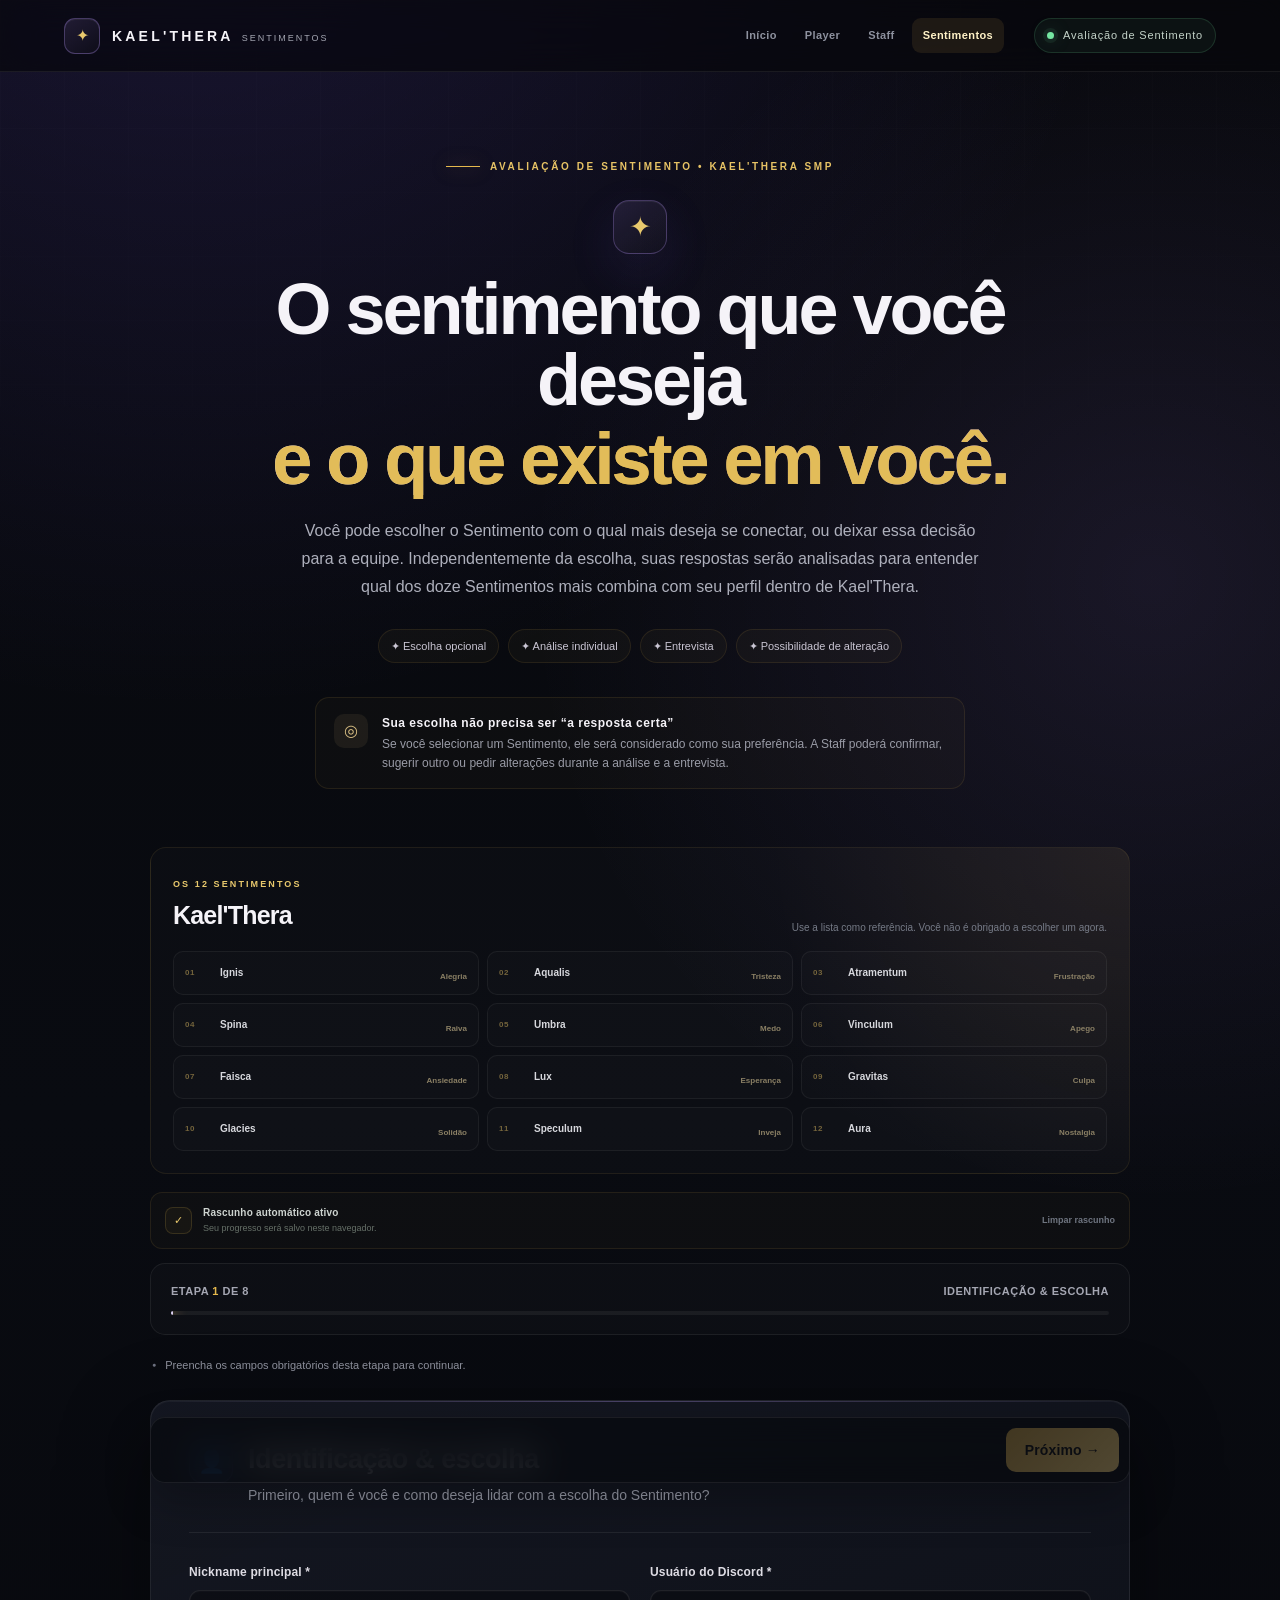
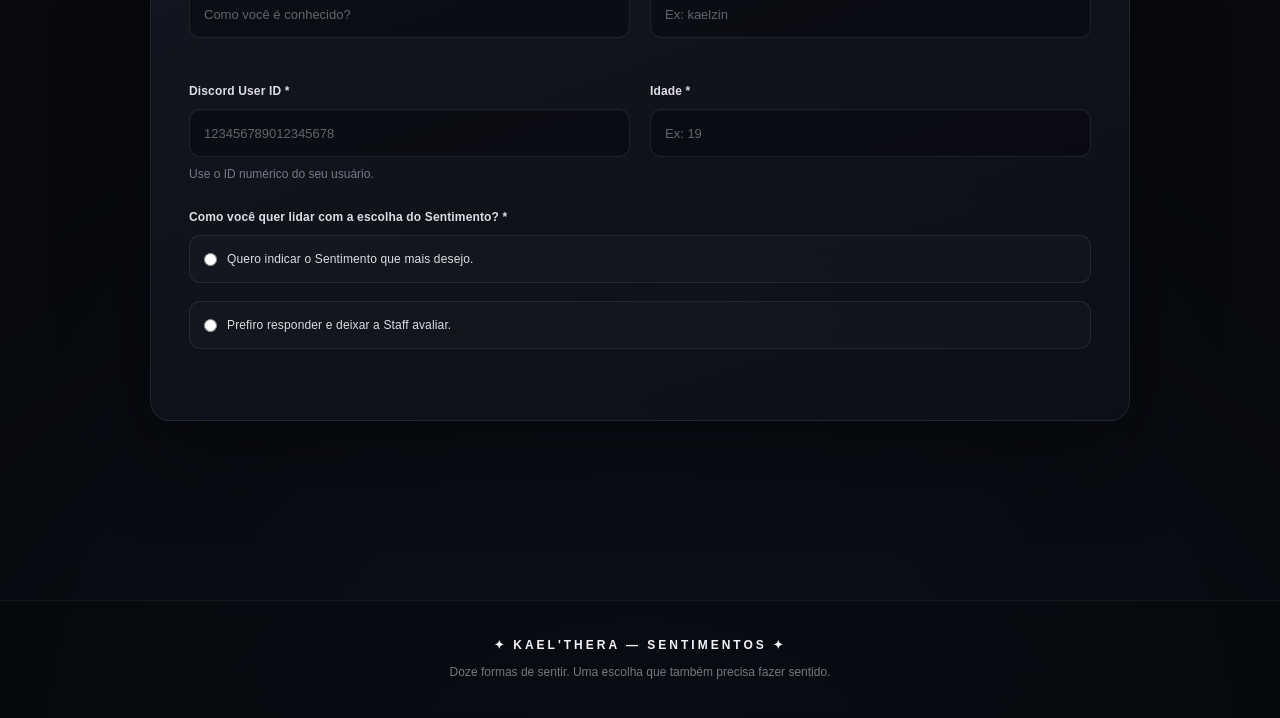
<file: sentimentos.html>
<!DOCTYPE html>
<html lang="pt-BR">
<head>
  <meta charset="UTF-8">
  <meta name="viewport" content="width=device-width, initial-scale=1.0">
  <meta name="theme-color" content="#08090d">
  <title>Kael'Thera SMP — Sentimentos</title>
  <link rel="stylesheet" href="style.css">
  <link rel="icon" type="image/png" href="favicon.png">
</head>
<body id="top" class="theme-feeling">
<div class="background"></div>
<header class="site-header">
  <a class="brand" href="index.html" aria-label="Kael'Thera SMP — Início">
    <span class="brand-mark feeling-brand-mark">✦</span>
    <span class="brand-copy"><strong>KAEL'THERA</strong><small>SENTIMENTOS</small></span>
  </a>
  <nav class="top-nav" aria-label="Navegação principal">
    <a href="index.html">Início</a><a href="player.html">Player</a><a href="staff.html">Staff</a><a class="active feeling-link" href="sentimentos.html">Sentimentos</a>
  </nav>
  <div class="header-meta feeling-meta"><span class="live-dot"></span>Avaliação de Sentimento</div>
</header>

<main class="container">
  <section class="intro feeling-intro">
    <div class="hero-kicker feeling-kicker"><span></span>AVALIAÇÃO DE SENTIMENTO • KAEL'THERA SMP</div>
    <div class="symbol feeling-symbol" aria-hidden="true">✦</div>
    <h1>O sentimento que você deseja <span>e o que existe em você.</span></h1>
    <p class="hero-description">Você pode escolher o Sentimento com o qual mais deseja se conectar, ou deixar essa decisão para a equipe. Independentemente da escolha, suas respostas serão analisadas para entender qual dos doze Sentimentos mais combina com seu perfil dentro de Kael'Thera.</p>
    <div class="hero-badges feeling-badges"><span>✦ Escolha opcional</span><span>✦ Análise individual</span><span>✦ Entrevista</span><span>✦ Possibilidade de alteração</span></div>
    <div class="hero-note feeling-note"><div class="hero-note-icon">◎</div><div><strong>Sua escolha não precisa ser “a resposta certa”</strong><p>Se você selecionar um Sentimento, ele será considerado como sua preferência. A Staff poderá confirmar, sugerir outro ou pedir alterações durante a análise e a entrevista.</p></div></div>
  </section>

  <section class="feelings-catalog" aria-label="Os 12 Sentimentos de Kael'Thera">
    <div class="feelings-catalog-header"><div><span class="eyebrow feeling-eyebrow">OS 12 SENTIMENTOS</span><h2>Kael'Thera</h2></div><p>Use a lista como referência. Você não é obrigado a escolher um agora.</p></div>
    <div class="feelings-mini-grid">
      <span><b>01</b> Ignis <small>Alegria</small></span><span><b>02</b> Aqualis <small>Tristeza</small></span><span><b>03</b> Atramentum <small>Frustração</small></span>
      <span><b>04</b> Spina <small>Raiva</small></span><span><b>05</b> Umbra <small>Medo</small></span><span><b>06</b> Vinculum <small>Apego</small></span>
      <span><b>07</b> Faisca <small>Ansiedade</small></span><span><b>08</b> Lux <small>Esperança</small></span><span><b>09</b> Gravitas <small>Culpa</small></span>
      <span><b>10</b> Glacies <small>Solidão</small></span><span><b>11</b> Speculum <small>Inveja</small></span><span><b>12</b> Aura <small>Nostalgia</small></span>
    </div>
  </section>

  <section class="draft-toolbar feeling-draft-toolbar" aria-label="Status do rascunho">
    <div class="draft-status"><span class="draft-status-icon feeling-draft-icon">✓</span><div><strong id="draftStatusText">Rascunho automático ativo</strong><small id="draftStatusTime">Seu progresso será salvo neste navegador.</small></div></div>
    <button type="button" class="draft-clear-button" id="clearDraftButton">Limpar rascunho</button>
  </section>

  <section class="progress-container feeling-progress"><div class="progress-info"><span>Etapa <strong id="stepNumber">1</strong> de 8</span><span id="stepTitle">Identificação & escolha</span></div><div class="progress-bar"><div class="progress-fill feeling-progress-fill" id="progressFill"></div></div></section>
  <div class="form-guidance feeling-guidance" id="formGuidance" role="status" aria-live="polite"><span class="guidance-icon">●</span><span>Preencha os campos obrigatórios desta etapa para continuar.</span></div>

  <form id="feelingForm">
    <div class="hidden" aria-hidden="true"><label for="website">Website</label><input type="text" id="website" name="website" tabindex="-1" autocomplete="off"></div>

    <section class="form-step active" data-step="1">
      <div class="step-header"><span class="step-icon">👤</span><div><h2>Identificação & escolha</h2><p>Primeiro, quem é você e como deseja lidar com a escolha do Sentimento?</p></div></div>
      <div class="grid">
        <div class="field"><label for="nickname">Nickname principal *</label><input type="text" id="nickname" name="nickname" maxlength="80" placeholder="Como você é conhecido?" required></div>
        <div class="field"><label for="discord">Usuário do Discord *</label><input type="text" id="discord" name="discord" maxlength="100" placeholder="Ex: kaelzin" required></div>
        <div class="field"><label for="discordUserId">Discord User ID *</label><input type="text" id="discordUserId" name="discordUserId" inputmode="numeric" pattern="[0-9]{17,20}" minlength="17" maxlength="20" placeholder="123456789012345678" required><small>Use o ID numérico do seu usuário.</small></div>
        <div class="field"><label for="age">Idade *</label><input type="number" id="age" name="age" min="13" max="99" placeholder="Ex: 19" required></div>
      </div>
      <div class="field"><label>Como você quer lidar com a escolha do Sentimento? *</label><div class="radio-group">
        <label class="option"><input type="radio" name="choiceMode" value="quero_escolher" required>Quero indicar o Sentimento que mais desejo.</label>
        <label class="option"><input type="radio" name="choiceMode" value="staff_decide" required>Prefiro responder e deixar a Staff avaliar.</label>
      </div></div>
      <div id="desiredFeelingFields" class="conditional hidden">
        <div class="field"><label for="desiredFeeling">Qual Sentimento você deseja? *</label><select id="desiredFeeling" name="desiredFeeling"><option value="">Selecione...</option><option>Ignis — Alegria</option><option>Aqualis — Tristeza</option><option>Atramentum — Frustração</option><option>Spina — Raiva</option><option>Umbra — Medo</option><option>Vinculum — Apego</option><option>Faisca — Ansiedade</option><option>Lux — Esperança</option><option>Gravitas — Culpa</option><option>Glacies — Solidão</option><option>Speculum — Inveja</option><option>Aura — Nostalgia</option></select></div>
        <div class="field"><label for="desiredFeelingReason">Por que esse Sentimento chamou sua atenção? *</label><textarea id="desiredFeelingReason" name="desiredFeelingReason" maxlength="2400" placeholder="Pode ser pela ideia, estética, significado, identificação pessoal ou qualquer outro motivo."></textarea></div>
      </div>
    </section>

    <section class="form-step" data-step="2">
      <div class="step-header"><span class="step-icon">🫀</span><div><h2>Como você sente</h2><p>Queremos entender quais emoções costumam aparecer primeiro em você.</p></div></div>
      <div class="field"><label for="strongEmotion">Quando algo importante acontece, qual emoção costuma tomar conta de você primeiro? *</label><textarea id="strongEmotion" name="strongEmotion" maxlength="2200" placeholder="Explique a emoção e como ela aparece no seu comportamento." required></textarea></div>
      <div class="field"><label for="goodMomentReaction">Quando algo muito bom acontece, como você costuma reagir? *</label><textarea id="goodMomentReaction" name="goodMomentReaction" maxlength="2200" required></textarea></div>
      <div class="field"><label for="badMomentReaction">E quando algo dá muito errado? *</label><textarea id="badMomentReaction" name="badMomentReaction" maxlength="2200" required></textarea></div>
      <div class="field"><label for="emotionControl">Você costuma demonstrar o que sente ou esconder? Por quê? *</label><textarea id="emotionControl" name="emotionControl" maxlength="2200" required></textarea></div>
    </section>

    <section class="form-step" data-step="3">
      <div class="step-header"><span class="step-icon">⚡</span><div><h2>Perda, falha & controle</h2><p>Alguns sentimentos aparecem com mais força quando as coisas saem do nosso controle.</p></div></div>
      <div class="field"><label for="lossReaction">Como você reage quando perde algo ou alguém importante? *</label><textarea id="lossReaction" name="lossReaction" maxlength="2600" required></textarea></div>
      <div class="field"><label for="failureReaction">Quando você se esforça muito e falha, o que acontece dentro de você? *</label><textarea id="failureReaction" name="failureReaction" maxlength="2600" required></textarea></div>
      <div class="field"><label for="lackOfControl">Como você reage quando percebe que não tem controle sobre uma situação? *</label><textarea id="lackOfControl" name="lackOfControl" maxlength="2600" required></textarea></div>
      <div class="field"><label for="waitingReaction">Quando precisa esperar por algo importante sem saber o resultado, como você fica? *</label><textarea id="waitingReaction" name="waitingReaction" maxlength="2200" required></textarea></div>
    </section>

    <section class="form-step" data-step="4">
      <div class="step-header"><span class="step-icon">🔗</span><div><h2>Vínculos & distância</h2><p>Como você se conecta com pessoas e como reage quando esses vínculos mudam?</p></div></div>
      <div class="field"><label for="attachmentStyle">Quando você cria um vínculo forte com alguém, como costuma agir? *</label><textarea id="attachmentStyle" name="attachmentStyle" maxlength="2600" required></textarea></div>
      <div class="field"><label for="lettingGo">O que é mais difícil para você: criar vínculos ou deixar alguém partir? Explique. *</label><textarea id="lettingGo" name="lettingGo" maxlength="2600" required></textarea></div>
      <div class="field"><label for="loneliness">Como você lida com períodos em que está sozinho? *</label><textarea id="loneliness" name="loneliness" maxlength="2600" required></textarea></div>
      <div class="field"><label for="memoryAttachment">Você costuma voltar mentalmente a pessoas, lugares ou momentos do passado? Como isso te afeta? *</label><textarea id="memoryAttachment" name="memoryAttachment" maxlength="2600" required></textarea></div>
    </section>

    <section class="form-step" data-step="5">
      <div class="step-header"><span class="step-icon">⚖️</span><div><h2>Conflitos & decisões</h2><p>Não existe resposta perfeita. Queremos entender o seu raciocínio.</p></div></div>
      <div class="scenario-card feeling-scenario"><span class="scenario-number">01</span><div class="field"><label for="scenarioLovedOne">Você pode proteger alguém muito importante para você, mas isso prejudicará várias pessoas que não conhece. O que faria e por quê? *</label><textarea id="scenarioLovedOne" name="scenarioLovedOne" maxlength="3000" required></textarea></div></div>
      <div class="scenario-card feeling-scenario"><span class="scenario-number">02</span><div class="field"><label for="scenarioRecognition">Você trabalhou durante muito tempo por algo, mas outra pessoa recebeu o reconhecimento. Como você reagiria? *</label><textarea id="scenarioRecognition" name="scenarioRecognition" maxlength="3000" required></textarea></div></div>
      <div class="scenario-card feeling-scenario"><span class="scenario-number">03</span><div class="field"><label for="scenarioMistake">Uma decisão sua causou um problema sério para outra pessoa, mesmo sem intenção. O que você faria depois? *</label><textarea id="scenarioMistake" name="scenarioMistake" maxlength="3000" required></textarea></div></div>
      <div class="scenario-card feeling-scenario"><span class="scenario-number">04</span><div class="field"><label for="scenarioFuture">Tudo ao seu redor está dando errado, mas ainda existe uma pequena possibilidade de melhorar. O que te faria continuar ou desistir? *</label><textarea id="scenarioFuture" name="scenarioFuture" maxlength="3000" required></textarea></div></div>
    </section>

    <section class="form-step" data-step="6">
      <div class="step-header"><span class="step-icon">🪞</span><div><h2>Você consigo mesmo</h2><p>Agora queremos entender como você se enxerga quando ninguém está observando.</p></div></div>
      <div class="field"><label for="bestTrait">Qual característica sua você mais valoriza? *</label><textarea id="bestTrait" name="bestTrait" maxlength="2200" required></textarea></div>
      <div class="field"><label for="hardTrait">Qual característica sua mais te incomoda ou atrapalha? *</label><textarea id="hardTrait" name="hardTrait" maxlength="2200" required></textarea></div>
      <div class="field"><label for="comparison">Quando alguém consegue algo que você queria muito, o que você sente? *</label><textarea id="comparison" name="comparison" maxlength="2400" required></textarea></div>
      <div class="field"><label for="guilt">Existe algo que você costuma carregar por muito tempo depois de errar? Como lida com isso? *</label><textarea id="guilt" name="guilt" maxlength="2400" required></textarea></div>
      <div class="field"><label for="fear">Quando sente medo, você tende a enfrentar, evitar, esconder, travar ou fazer outra coisa? Explique. *</label><textarea id="fear" name="fear" maxlength="2400" required></textarea></div>
    </section>

    <section class="form-step" data-step="7">
      <div class="step-header"><span class="step-icon">📖</span><div><h2>História emocional</h2><p>Use esta etapa para dar contexto às respostas anteriores.</p></div></div>
      <div class="field"><label for="emotionalStory">Conte uma experiência real ou fictícia que represente bem como você lida com emoções fortes. *</label><textarea id="emotionalStory" name="emotionalStory" maxlength="8000" class="large-textarea" required></textarea></div>
      <div class="field"><label for="hardToLeave">Existe algo que você tem dificuldade de deixar para trás? *</label><textarea id="hardToLeave" name="hardToLeave" maxlength="5000" required></textarea></div>
      <div class="field"><label for="motivation">O que normalmente te faz continuar quando tudo parece estar dando errado? *</label><textarea id="motivation" name="motivation" maxlength="5000" required></textarea></div>
      <div class="field"><label for="anythingElse">Existe alguma coisa sobre sua forma de sentir que as perguntas não conseguiram mostrar?</label><textarea id="anythingElse" name="anythingElse" maxlength="5000" placeholder="Opcional."></textarea></div>
    </section>

    <section class="form-step" data-step="8">
      <div class="step-header"><span class="step-icon">📋</span><div><h2>Revisão</h2><p>Confira tudo antes de concluir o teste local.</p></div></div>

            <div id="reviewContainer" class="review-container"></div>
      <div class="confirmation"><label class="confirm-option"><input type="checkbox" id="confirmRules" name="confirmRules" required><span>Confirmo que revisei minhas respostas e entendo que minha preferência de Sentimento poderá ser confirmada, alterada ou discutida com a Staff durante a análise e entrevista.</span></label></div>
    </section>

    <div class="navigation"><button type="button" id="prevButton" class="button secondary">← Voltar</button><button type="button" id="nextButton" class="button primary feeling-primary">Próximo →</button><button type="submit" id="submitButton" class="button submit feeling-submit hidden">✦ Enviar avaliação</button></div>
  </form>

  <section id="successScreen" class="success-screen feeling-success hidden">
    <div class="success-symbol feeling-success-symbol">✦</div><span class="eyebrow feeling-eyebrow">AVALIAÇÃO ENVIADA</span><h2>Avaliação enviada com sucesso!</h2><p>As oito etapas, a escolha opcional, a revisão e o rascunho local estão funcionando. Nenhuma avaliação foi enviada para o servidor ainda.</p><div class="success-id">Próximo passo: <strong>conectar Sentimentos ao Google Sheets e ao bot.</strong></div><a class="button secondary back-home-button" href="index.html">← Voltar ao portal</a>
  </section>
</main>

<div class="portal-modal hidden" id="draftModal" role="dialog" aria-modal="true" aria-labelledby="draftModalTitle"><div class="portal-modal-backdrop"></div><div class="portal-modal-card feeling-modal-card"><div class="portal-modal-symbol feeling-modal-symbol">✦</div><span class="eyebrow feeling-eyebrow">RASCUNHO ENCONTRADO</span><h2 id="draftModalTitle">Continuar sua avaliação?</h2><p>Encontramos uma avaliação de Sentimento ainda não concluída neste navegador. Você pode restaurar as respostas e continuar da etapa anterior.</p><div class="draft-found-meta"><span>Último salvamento</span><strong id="draftFoundTime">Agora</strong></div><div class="portal-modal-actions"><button type="button" class="button secondary" id="startFreshButton">Começar novamente</button><button type="button" class="button primary feeling-primary" id="restoreDraftButton">Continuar rascunho →</button></div></div></div>
<div class="portal-modal hidden" id="clearDraftModal" role="dialog" aria-modal="true" aria-labelledby="clearDraftTitle"><div class="portal-modal-backdrop"></div><div class="portal-modal-card compact"><div class="portal-modal-symbol danger">×</div><span class="eyebrow danger-text">LIMPAR RASCUNHO</span><h2 id="clearDraftTitle">Apagar a avaliação salva?</h2><p>Esta ação apaga somente o rascunho local deste navegador.</p><div class="portal-modal-actions"><button type="button" class="button secondary" id="cancelClearDraftButton">Cancelar</button><button type="button" class="button danger-button" id="confirmClearDraftButton">Apagar rascunho</button></div></div></div>
<footer><p>✦ KAEL'THERA — SENTIMENTOS ✦</p><span>Doze formas de sentir. Uma escolha que também precisa fazer sentido.</span></footer>
<script src="sentimentos.js"></script>
</body>
</html>
</file>
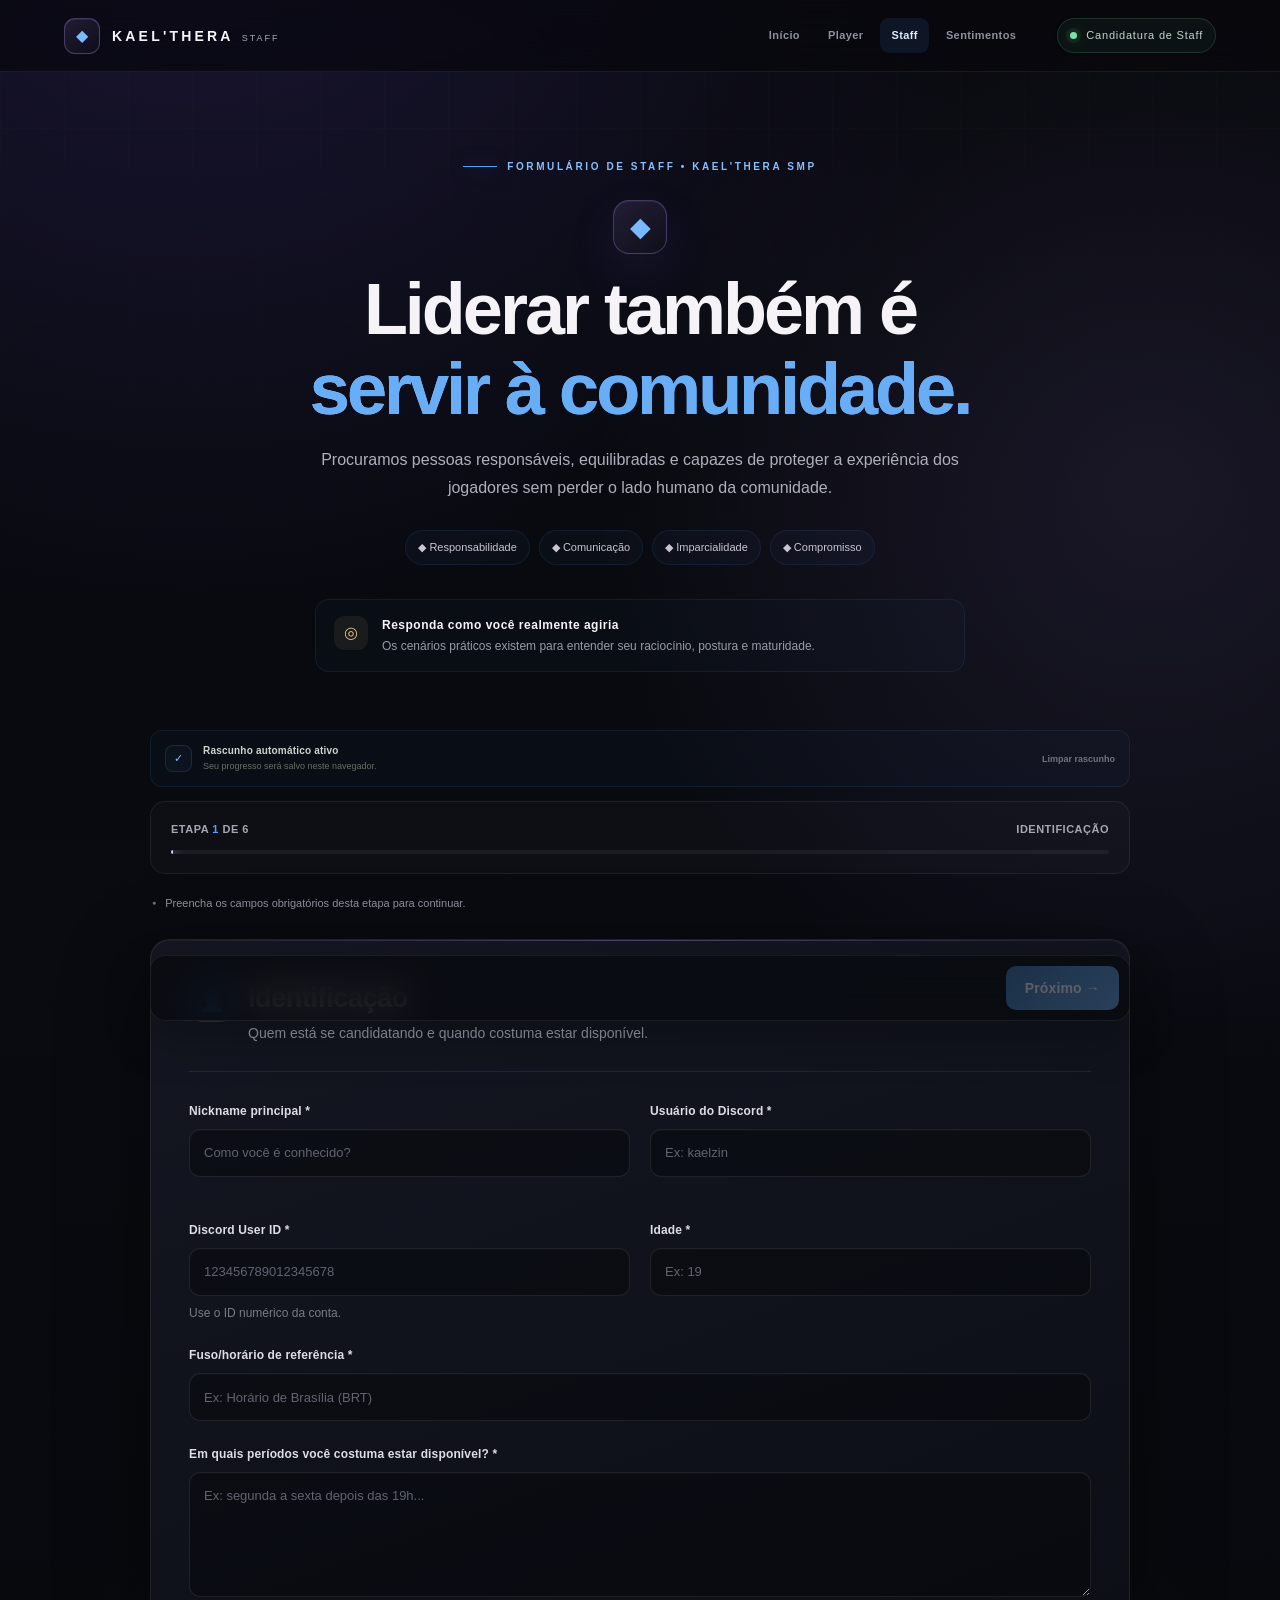
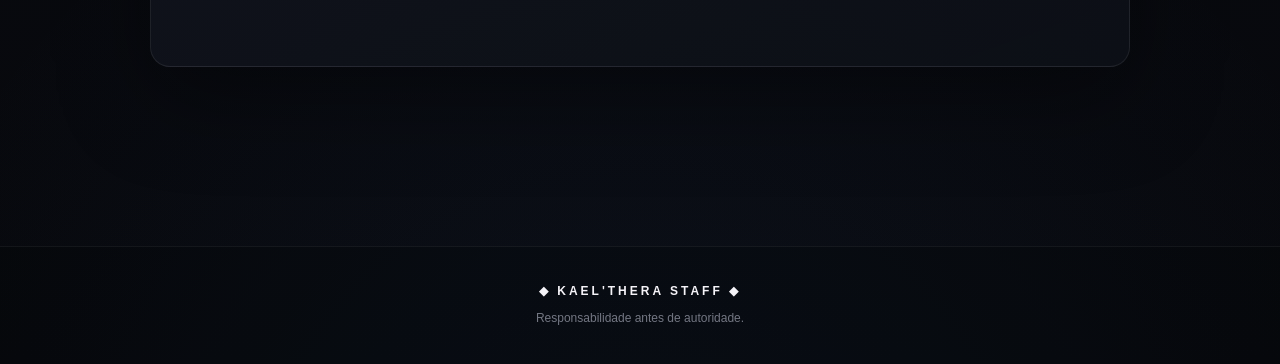
<file: staff.html>
<!DOCTYPE html>
<html lang="pt-BR">
<head>
  <meta charset="UTF-8">
  <meta name="viewport" content="width=device-width, initial-scale=1.0">
  <meta name="theme-color" content="#08090d">
  <title>Kael'Thera SMP — Staff</title>
  <link rel="stylesheet" href="style.css">
  <link rel="icon" type="image/png" href="favicon.png">
</head>
<body id="top" class="theme-staff">
<div class="background"></div>
<header class="site-header">
  <a class="brand" href="index.html" aria-label="Kael'Thera SMP — Início">
    <span class="brand-mark staff-brand-mark">◆</span>
    <span class="brand-copy"><strong>KAEL'THERA</strong><small>STAFF</small></span>
  </a>
  <nav class="top-nav" aria-label="Navegação principal">
    <a href="index.html">Início</a><a href="player.html">Player</a>
    <a class="active staff-link" href="staff.html">Staff</a>
    <a href="sentimentos.html">Sentimentos</a>
  </nav>
  <div class="header-meta"><span class="live-dot"></span>Candidatura de Staff</div>
</header>

<main class="container">
  <section class="intro staff-intro">
    <div class="hero-kicker staff-kicker"><span></span>FORMULÁRIO DE STAFF • KAEL'THERA SMP</div>
    <div class="symbol staff-symbol">◆</div>
    <h1>Liderar também é <span>servir à comunidade.</span></h1>
    <p class="hero-description">Procuramos pessoas responsáveis, equilibradas e capazes de proteger a experiência dos jogadores sem perder o lado humano da comunidade.</p>
    <div class="hero-badges staff-badges"><span>◆ Responsabilidade</span><span>◆ Comunicação</span><span>◆ Imparcialidade</span><span>◆ Compromisso</span></div>
    <div class="hero-note staff-note"><div class="hero-note-icon">◎</div><div><strong>Responda como você realmente agiria</strong><p>Os cenários práticos existem para entender seu raciocínio, postura e maturidade.</p></div></div>
  </section>

  <section class="draft-toolbar staff-draft-toolbar">
    <div class="draft-status"><span class="draft-status-icon staff-draft-icon">✓</span><div><strong id="draftStatusText">Rascunho automático ativo</strong><small id="draftStatusTime">Seu progresso será salvo neste navegador.</small></div></div>
    <button type="button" class="draft-clear-button" id="clearDraftButton">Limpar rascunho</button>
  </section>

  <section class="progress-container staff-progress">
    <div class="progress-info"><span>Etapa <strong id="stepNumber">1</strong> de 6</span><span id="stepTitle">Identificação</span></div>
    <div class="progress-bar"><div class="progress-fill staff-progress-fill" id="progressFill"></div></div>
  </section>

  <div class="form-guidance staff-guidance" id="formGuidance" role="status" aria-live="polite"><span class="guidance-icon">●</span><span>Preencha os campos obrigatórios desta etapa para continuar.</span></div>

  <form id="staffForm">
    <div class="hidden" aria-hidden="true"><label for="website">Website</label><input type="text" id="website" name="website" tabindex="-1" autocomplete="off"></div>

    <section class="form-step active" data-step="1">
      <div class="step-header"><span class="step-icon">👤</span><div><h2>Identificação</h2><p>Quem está se candidatando e quando costuma estar disponível.</p></div></div>
      <div class="grid">
        <div class="field"><label for="nickname">Nickname principal *</label><input type="text" id="nickname" name="nickname" maxlength="80" placeholder="Como você é conhecido?" required></div>
        <div class="field"><label for="discord">Usuário do Discord *</label><input type="text" id="discord" name="discord" maxlength="100" placeholder="Ex: kaelzin" required></div>
        <div class="field"><label for="discordUserId">Discord User ID *</label><input type="text" id="discordUserId" name="discordUserId" inputmode="numeric" pattern="[0-9]{17,20}" minlength="17" maxlength="20" placeholder="123456789012345678" required><small>Use o ID numérico da conta.</small></div>
        <div class="field"><label for="age">Idade *</label><input type="number" id="age" name="age" min="13" max="99" placeholder="Ex: 19" required></div>
      </div>
      <div class="field"><label for="timezone">Fuso/horário de referência *</label><input type="text" id="timezone" name="timezone" maxlength="100" placeholder="Ex: Horário de Brasília (BRT)" required></div>
      <div class="field"><label for="availabilityHours">Em quais períodos você costuma estar disponível? *</label><textarea id="availabilityHours" name="availabilityHours" maxlength="1200" placeholder="Ex: segunda a sexta depois das 19h..." required></textarea></div>
    </section>

    <section class="form-step" data-step="2">
      <div class="step-header"><span class="step-icon">🧭</span><div><h2>Experiência</h2><p>Experiência ajuda, mas postura e capacidade de aprender também contam.</p></div></div>
      <div class="field"><label>Você já fez parte da Staff de algum servidor? *</label><div class="radio-group"><label class="option"><input type="radio" name="priorStaff" value="Sim" required>Sim, já tive experiência em equipe.</label><label class="option"><input type="radio" name="priorStaff" value="Não" required>Não, seria minha primeira experiência.</label></div></div>
      <div id="priorStaffFields" class="conditional hidden"><div class="field"><label for="priorStaffDetails">Conte sobre sua experiência anterior *</label><textarea id="priorStaffDetails" name="priorStaffDetails" maxlength="2500" placeholder="Servidor, cargo, responsabilidades, tempo na equipe e o que aprendeu."></textarea></div></div>
      <div class="field"><label>Áreas em que você tem interesse *</label><div class="checkbox-grid"><label class="option"><input type="checkbox" name="staffArea" value="Moderação">Moderação</label><label class="option"><input type="checkbox" name="staffArea" value="Suporte">Suporte</label><label class="option"><input type="checkbox" name="staffArea" value="Lore">Lore</label><label class="option"><input type="checkbox" name="staffArea" value="Construção">Construção</label><label class="option"><input type="checkbox" name="staffArea" value="Eventos">Eventos</label><label class="option"><input type="checkbox" name="staffArea" value="Técnico">Técnico</label></div></div>
      <div class="field"><label for="minecraftExperience">Experiência com Minecraft, servidores ou comunidades *</label><textarea id="minecraftExperience" name="minecraftExperience" maxlength="2200" required></textarea></div>
      <div class="field"><label for="toolsExperience">Ferramentas que você sabe usar</label><textarea id="toolsExperience" name="toolsExperience" maxlength="1800" placeholder="Discord, bots, planilhas, tickets, GitHub, plugins, mods..."></textarea></div>
    </section>

    <section class="form-step" data-step="3">
      <div class="step-header"><span class="step-icon">🧠</span><div><h2>Perfil</h2><p>Como você trabalha, aprende e reage sob pressão.</p></div></div>
      <div class="field"><label for="strengths">Principais pontos fortes *</label><textarea id="strengths" name="strengths" maxlength="1800" required></textarea></div>
      <div class="field"><label for="weaknesses">Pontos que ainda precisa melhorar *</label><textarea id="weaknesses" name="weaknesses" maxlength="1800" required></textarea></div>
      <div class="field"><label for="pressureResponse">Como reage quando várias pessoas exigem solução ao mesmo tempo? *</label><textarea id="pressureResponse" name="pressureResponse" maxlength="2200" required></textarea></div>
      <div class="field"><label for="feedbackResponse">Como reage ao receber uma crítica ou correção de outro Staff? *</label><textarea id="feedbackResponse" name="feedbackResponse" maxlength="1800" required></textarea></div>
    </section>

    <section class="form-step" data-step="4">
      <div class="step-header"><span class="step-icon">⚖️</span><div><h2>Situações práticas</h2><p>Responda como você agiria e justifique suas decisões.</p></div></div>
      <div class="scenario-card"><span class="scenario-number">01</span><div class="field"><label for="scenarioFriend">Um amigo próximo quebra uma regra importante. O que você faz? *</label><textarea id="scenarioFriend" name="scenarioFriend" maxlength="2600" required></textarea></div></div>
      <div class="scenario-card"><span class="scenario-number">02</span><div class="field"><label for="scenarioConflict">Dois jogadores discutem e ambos dizem que o outro começou. Como conduz a situação? *</label><textarea id="scenarioConflict" name="scenarioConflict" maxlength="2600" required></textarea></div></div>
      <div class="scenario-card"><span class="scenario-number">03</span><div class="field"><label for="scenarioStaff">Você discorda de uma decisão tomada por outro Staff. O que faz? *</label><textarea id="scenarioStaff" name="scenarioStaff" maxlength="2600" required></textarea></div></div>
      <div class="scenario-card"><span class="scenario-number">04</span><div class="field"><label for="scenarioAbuse">Um jogador acusa um Staff de abuso, mas ainda não existem provas claras. Como procede? *</label><textarea id="scenarioAbuse" name="scenarioAbuse" maxlength="2600" required></textarea></div></div>
      <div class="field"><label for="confidentiality">Como lidaria com informações internas que não podem ser divulgadas? *</label><textarea id="confidentiality" name="confidentiality" maxlength="2000" required></textarea></div>
    </section>

    <section class="form-step" data-step="5">
      <div class="step-header"><span class="step-icon">✦</span><div><h2>Kael'Thera</h2><p>Por que você quer fazer parte da equipe.</p></div></div>
      <div class="field"><label for="whyStaff">Por que quer entrar para a Staff do Kael'Thera? *</label><textarea id="whyStaff" name="whyStaff" maxlength="2600" required></textarea></div>
      <div class="field"><label for="projectView">O que você entende sobre a proposta do Kael'Thera? *</label><textarea id="projectView" name="projectView" maxlength="2600" required></textarea></div>
      <div class="field"><label for="contribution">O que pode acrescentar à equipe? *</label><textarea id="contribution" name="contribution" maxlength="2200" required></textarea></div>
      <div class="field"><label for="weeklyAvailability">Quanto tempo por semana consegue dedicar? *</label><input type="text" id="weeklyAvailability" name="weeklyAvailability" maxlength="160" placeholder="Ex: cerca de 10 horas por semana" required></div>
      <div class="field"><label for="additionalNotes">Algo importante que não perguntamos?</label><textarea id="additionalNotes" name="additionalNotes" maxlength="2200" placeholder="Opcional."></textarea></div>
    </section>

    <section class="form-step" data-step="6">
      <div class="step-header"><span class="step-icon">📋</span><div><h2>Revisão</h2><p>Confira tudo antes de enviar sua candidatura.</p></div></div>
      <div class="local-test-banner"><span>◆</span><div><strong>Envio oficial</strong><p>Ao concluir, sua candidatura será registrada para análise da administração do Kael'Thera. Confira todas as respostas antes de enviar.</p></div></div>
      <div id="reviewContainer" class="review-container"></div>
      <div class="confirmation"><label class="confirm-option"><input type="checkbox" id="confirmRules" name="confirmRules" required><span>Confirmo que revisei minhas respostas e autorizo o envio desta candidatura para análise da administração do Kael'Thera.</span></label></div>
    </section>

    <div class="navigation">
      <button type="button" id="prevButton" class="button secondary">← Voltar</button>
      <button type="button" id="nextButton" class="button primary staff-primary">Próximo →</button>
      <button type="submit" id="submitButton" class="button submit staff-submit hidden">◆ Enviar candidatura</button>
    </div>
  </form>

  <section id="successScreen" class="success-screen staff-success hidden">
    <div class="success-symbol staff-success-symbol">◆</div><span class="eyebrow staff-eyebrow">CANDIDATURA ENVIADA</span>
    <h2>Sua candidatura foi registrada!</h2><p>Guarde o ID abaixo. Ele identifica sua candidatura de Staff dentro do sistema do Kael'Thera.</p>
    <div class="success-id">ID da candidatura: <strong id="staffApplicationId">ST-000000</strong></div>
    <a class="button secondary back-home-button" href="index.html">← Voltar ao portal</a>
  </section>
</main>

<div class="portal-modal hidden" id="draftModal" role="dialog" aria-modal="true">
  <div class="portal-modal-backdrop"></div><div class="portal-modal-card staff-modal-card"><div class="portal-modal-symbol staff-modal-symbol">◆</div><span class="eyebrow staff-eyebrow">RASCUNHO ENCONTRADO</span><h2>Continuar sua candidatura?</h2><p>Encontramos uma candidatura de Staff ainda não concluída neste navegador.</p><div class="draft-found-meta"><span>Último salvamento</span><strong id="draftFoundTime">Agora</strong></div><div class="portal-modal-actions"><button type="button" class="button secondary" id="startFreshButton">Começar novamente</button><button type="button" class="button primary staff-primary" id="restoreDraftButton">Continuar rascunho →</button></div></div>
</div>
<div class="portal-modal hidden" id="clearDraftModal" role="dialog" aria-modal="true">
  <div class="portal-modal-backdrop"></div><div class="portal-modal-card compact"><div class="portal-modal-symbol danger">×</div><span class="eyebrow danger-text">LIMPAR RASCUNHO</span><h2>Apagar a candidatura salva?</h2><p>Esta ação apaga apenas o rascunho local deste navegador.</p><div class="portal-modal-actions"><button type="button" class="button secondary" id="cancelClearDraftButton">Cancelar</button><button type="button" class="button danger-button" id="confirmClearDraftButton">Apagar rascunho</button></div></div>
</div>
<footer><p>◆ KAEL'THERA STAFF ◆</p><span>Responsabilidade antes de autoridade.</span></footer>
<script src="staff.js"></script>
</body>
</html>
</file>
<file: style.css>
* {
    box-sizing: border-box;
    margin: 0;
    padding: 0;
}

:root {

    --background: #08090d;
    --background2: #10131a;

    --panel: rgba(18, 21, 29, 0.94);

    --border: rgba(255, 255, 255, 0.09);

    --text: #eeeeee;
    --muted: #9ca3af;

    --accent: #b58cff;
    --accent2: #7c5cff;

    --success: #72e6a1;

}


body {

    min-height: 100vh;

    background:
        radial-gradient(
            circle at 20% 10%,
            rgba(125, 75, 190, 0.16),
            transparent 35%
        ),

        radial-gradient(
            circle at 80% 90%,
            rgba(50, 110, 180, 0.12),
            transparent 35%
        ),

        var(--background);

    color: var(--text);

    font-family:
        Arial,
        Helvetica,
        sans-serif;

    line-height: 1.5;

}


.background {

    position: fixed;

    inset: 0;

    pointer-events: none;

    opacity: 0.15;

    background-image:

        linear-gradient(
            rgba(255,255,255,0.03) 1px,
            transparent 1px
        ),

        linear-gradient(
            90deg,
            rgba(255,255,255,0.03) 1px,
            transparent 1px
        );

    background-size: 50px 50px;

}


.site-header {

    height: 75px;

    display: flex;

    align-items: center;

    justify-content: space-between;

    padding: 0 7%;

    border-bottom: 1px solid var(--border);

    background: rgba(8, 9, 13, 0.82);

    backdrop-filter: blur(12px);

}


.logo {

    font-weight: 800;

    letter-spacing: 3px;

    font-size: 19px;

}


.logo span {

    color: var(--accent);

    margin-right: 8px;

}


.header-subtitle {

    color: var(--muted);

    font-size: 11px;

    letter-spacing: 3px;

}


.container {

    width: min(950px, 92%);

    margin: 0 auto;

    padding: 60px 0 80px;

}


.intro {

    text-align: center;

    margin-bottom: 45px;

}


.symbol {

    font-size: 42px;

    color: var(--accent);

    margin-bottom: 10px;

}


.intro h1 {

    font-size: clamp(30px, 5vw, 48px);

    margin-bottom: 15px;

}


.intro p {

    max-width: 650px;

    margin: auto;

    color: var(--muted);

    font-size: 15px;

}


/* PROGRESS */

.progress-container {

    margin-bottom: 30px;

}


.progress-info {

    display: flex;

    justify-content: space-between;

    color: var(--muted);

    font-size: 13px;

    margin-bottom: 10px;

}


.progress-info strong {

    color: var(--text);

}


.progress-bar {

    height: 5px;

    border-radius: 10px;

    background: rgba(255,255,255,0.08);

    overflow: hidden;

}


.progress-fill {

    width: 12.5%;

    height: 100%;

    background:

        linear-gradient(
            90deg,
            var(--accent2),
            var(--accent)
        );

    transition: width 0.35s ease;

}


/* FORM */

.form-step {

    display: none;

    background: var(--panel);

    border: 1px solid var(--border);

    border-radius: 18px;

    padding: 35px;

    box-shadow:
        0 20px 60px rgba(0,0,0,0.25);

}


.form-step.active {

    display: block;

    animation: fadeIn 0.3s ease;

}


@keyframes fadeIn {

    from {

        opacity: 0;

        transform: translateY(8px);

    }

    to {

        opacity: 1;

        transform: translateY(0);

    }

}


.step-header {

    display: flex;

    gap: 18px;

    align-items: flex-start;

    padding-bottom: 25px;

    margin-bottom: 30px;

    border-bottom: 1px solid var(--border);

}


.step-icon {

    font-size: 30px;

}


.step-header h2 {

    margin-bottom: 5px;

    font-size: 25px;

}


.step-header p {

    color: var(--muted);

    font-size: 14px;

}


/* GRID */

.grid {

    display: grid;

    grid-template-columns: repeat(2, 1fr);

    gap: 20px;

}


/* FIELDS */

.field {

    margin-bottom: 23px;

}


.field label {

    display: block;

    margin-bottom: 9px;

    font-size: 14px;

    font-weight: 600;

}


input[type="text"],
input[type="number"],
textarea {

    width: 100%;

    border: 1px solid var(--border);

    border-radius: 10px;

    padding: 13px 14px;

    background: rgba(255,255,255,0.035);

    color: var(--text);

    outline: none;

    font-family: inherit;

    font-size: 14px;

    transition: 0.2s;

}


input[type="text"]:focus,
input[type="number"]:focus,
textarea:focus {

    border-color: var(--accent);

    background: rgba(255,255,255,0.05);

    box-shadow:
        0 0 0 3px rgba(181,140,255,0.08);

}


textarea {

    min-height: 120px;

    resize: vertical;

}


.large-textarea {

    min-height: 220px;

}


input::placeholder,
textarea::placeholder {

    color: #686d78;

}


small {

    display: block;

    margin-top: 8px;

    color: var(--muted);

    font-size: 12px;

}


/* OPTIONS */

.radio-group,
.checkbox-grid {

    display: grid;

    gap: 10px;

}


.checkbox-grid {

    grid-template-columns: repeat(2, 1fr);

}


.option {

    display: flex !important;

    align-items: center;

    gap: 10px;

    padding: 13px;

    border-radius: 10px;

    border: 1px solid var(--border);

    background: rgba(255,255,255,0.025);

    cursor: pointer;

    transition: 0.2s;

    font-weight: 400 !important;

}


.option:hover {

    border-color: rgba(181,140,255,0.35);

    background: rgba(181,140,255,0.06);

}


.option input {

    accent-color: var(--accent);

}


/* CONDITIONAL */

.conditional {

    padding: 20px;

    margin-bottom: 25px;

    border: 1px solid rgba(181,140,255,0.18);

    border-radius: 12px;

    background: rgba(181,140,255,0.035);

}


/* REVIEW */

.review-container {

    display: grid;

    gap: 12px;

    margin-bottom: 25px;

}


.review-item {

    padding: 16px;

    border: 1px solid var(--border);

    border-radius: 10px;

    background: rgba(255,255,255,0.025);

}


.review-label {

    color: var(--accent);

    font-size: 12px;

    font-weight: 700;

    text-transform: uppercase;

    letter-spacing: 1px;

    margin-bottom: 5px;

}


.review-value {

    white-space: pre-wrap;

    color: var(--text);

    font-size: 14px;

}


/* CONFIRM */

.confirmation {

    padding: 18px;

    border-radius: 12px;

    background: rgba(114,230,161,0.05);

    border: 1px solid rgba(114,230,161,0.15);

}


.confirm-option {

    display: flex !important;

    align-items: flex-start;

    gap: 12px;

    cursor: pointer;

    font-weight: 400 !important;

}


.confirm-option input {

    margin-top: 4px;

    accent-color: var(--accent);

}


/* NAVIGATION */

.navigation {

    display: flex;

    justify-content: space-between;

    gap: 15px;

    margin-top: 20px;

}


.button {

    border: none;

    border-radius: 10px;

    padding: 13px 22px;

    font-size: 14px;

    font-weight: 700;

    cursor: pointer;

    transition: 0.2s;

}


.button:hover {

    transform: translateY(-2px);

}


.primary,
.submit {

    margin-left: auto;

    color: white;

    background:
        linear-gradient(
            135deg,
            var(--accent2),
            var(--accent)
        );

}


.secondary {

    color: var(--text);

    background: rgba(255,255,255,0.07);

    border: 1px solid var(--border);

}


.submit {

    background:
        linear-gradient(
            135deg,
            #39a96b,
            #62d996
        );

}


.hidden {

    display: none !important;

}


/* SUCCESS */

.success-screen {

    text-align: center;

    background: var(--panel);

    border: 1px solid rgba(114,230,161,0.18);

    border-radius: 18px;

    padding: 60px 35px;

}


.success-symbol {

    font-size: 55px;

    color: var(--success);

    margin-bottom: 15px;

}


.success-screen h2 {

    font-size: 30px;

    margin-bottom: 12px;

}


.success-screen p {

    color: var(--muted);

}


.application-id {

    display: inline-flex;

    flex-direction: column;

    gap: 5px;

    margin: 30px 0 15px;

    padding: 18px 35px;

    border-radius: 12px;

    background: rgba(255,255,255,0.04);

    border: 1px solid var(--border);

}


.application-id span {

    color: var(--muted);

    font-size: 11px;

    text-transform: uppercase;

    letter-spacing: 2px;

}


.application-id strong {

    color: var(--accent);

    font-size: 25px;

    letter-spacing: 3px;

}


.success-small {

    font-size: 12px;

}


/* FOOTER */

footer {

    text-align: center;

    padding: 35px;

    border-top: 1px solid var(--border);

    color: var(--muted);

}


footer p {

    color: var(--text);

    font-weight: 700;

    letter-spacing: 3px;

    margin-bottom: 5px;

}


footer span {

    font-size: 12px;

}


/* MOBILE */

@media (max-width: 700px) {

    .site-header {

        padding: 0 5%;

    }

    .header-subtitle {

        display: none;

    }

    .container {

        width: 94%;

        padding-top: 35px;

    }

    .form-step {

        padding: 22px;

    }

    .grid {

        grid-template-columns: 1fr;

    }

    .checkbox-grid {

        grid-template-columns: 1fr;

    }

    .step-header {

        gap: 12px;

    }

    .step-header h2 {

        font-size: 21px;

    }

    .navigation {

        flex-direction: column-reverse;

    }

    .button {

        width: 100%;

    }

    .primary,
    .submit {

        margin-left: 0;

    }

}

/* =========================================================
   KAEL'THERA — PREMIUM APPLICATION UI
   ========================================================= */

:root {
    --background: #07080c;
    --background2: #0c0f16;
    --panel: rgba(14, 17, 24, 0.88);
    --panel-strong: rgba(18, 21, 31, 0.96);
    --border: rgba(255, 255, 255, 0.085);
    --border-strong: rgba(181, 140, 255, 0.24);
    --text: #f5f3f8;
    --muted: #a5a7b3;
    --accent: #b997ff;
    --accent2: #7658e8;
    --accent-soft: rgba(181, 140, 255, 0.11);
    --gold: #d7bd83;
    --success: #75e6a2;
    --danger: #ff8b9a;
    --shadow: 0 30px 90px rgba(0, 0, 0, 0.38);
}

html {
    scroll-behavior: smooth;
}

body {
    overflow-x: hidden;
    background:
        radial-gradient(circle at 15% -10%, rgba(124, 92, 255, 0.18), transparent 34%),
        radial-gradient(circle at 90% 25%, rgba(181, 140, 255, 0.10), transparent 30%),
        radial-gradient(circle at 50% 110%, rgba(64, 110, 180, 0.09), transparent 36%),
        linear-gradient(180deg, #07080c 0%, #090b11 48%, #07080c 100%);
}

body::before {
    content: "";
    position: fixed;
    inset: 0;
    z-index: -2;
    pointer-events: none;
    background:
        linear-gradient(rgba(255,255,255,.014) 1px, transparent 1px),
        linear-gradient(90deg, rgba(255,255,255,.014) 1px, transparent 1px);
    background-size: 64px 64px;
    mask-image: linear-gradient(to bottom, rgba(0,0,0,.8), transparent 85%);
}

.background {
    opacity: 0.25;
    background-image:
        radial-gradient(circle at center, rgba(185,151,255,.10) 0 1px, transparent 1.5px);
    background-size: 28px 28px;
    mask-image: linear-gradient(to bottom, rgba(0,0,0,.5), transparent 70%);
}

/* HEADER */

.site-header {
    position: sticky;
    top: 0;
    z-index: 100;
    height: 72px;
    padding: 0 max(5vw, 24px);
    background: rgba(7, 8, 12, 0.72);
    border-bottom: 1px solid rgba(255,255,255,.07);
    backdrop-filter: blur(18px) saturate(140%);
    -webkit-backdrop-filter: blur(18px) saturate(140%);
}

.brand {
    display: inline-flex;
    align-items: center;
    gap: 12px;
    color: var(--text);
    text-decoration: none;
}

.brand-mark {
    display: grid;
    place-items: center;
    width: 36px;
    height: 36px;
    border: 1px solid rgba(185,151,255,.30);
    border-radius: 11px;
    color: var(--accent);
    background:
        linear-gradient(145deg, rgba(185,151,255,.13), rgba(255,255,255,.02));
    box-shadow: inset 0 1px 0 rgba(255,255,255,.06);
}

.brand-copy {
    display: flex;
    align-items: baseline;
    gap: 8px;
}

.brand-copy strong {
    font-size: 14px;
    letter-spacing: 3.2px;
}

.brand-copy small {
    color: var(--muted);
    font-size: 9px;
    letter-spacing: 2px;
}

.header-meta {
    display: inline-flex;
    align-items: center;
    gap: 9px;
    padding: 8px 12px;
    border: 1px solid rgba(117,230,162,.15);
    border-radius: 999px;
    color: #c4d3c9;
    background: rgba(117,230,162,.05);
    font-size: 11px;
    letter-spacing: .8px;
}

.live-dot {
    width: 7px;
    height: 7px;
    border-radius: 50%;
    background: var(--success);
    box-shadow: 0 0 0 4px rgba(117,230,162,.08), 0 0 18px rgba(117,230,162,.35);
}

/* MAIN / HERO */

.container {
    width: min(980px, 92%);
    padding: 78px 0 96px;
}

.intro {
    position: relative;
    max-width: 880px;
    margin: 0 auto 58px;
    text-align: center;
}

.hero-kicker {
    display: inline-flex;
    align-items: center;
    gap: 10px;
    margin-bottom: 26px;
    color: #c8bddf;
    font-size: 10px;
    font-weight: 800;
    letter-spacing: 2.6px;
}

.hero-kicker span {
    width: 34px;
    height: 1px;
    background: linear-gradient(90deg, transparent, var(--accent));
}

.symbol {
    width: 54px;
    height: 54px;
    display: grid;
    place-items: center;
    margin: 0 auto 20px;
    border: 1px solid rgba(185,151,255,.28);
    border-radius: 16px;
    font-size: 27px;
    background:
        linear-gradient(145deg, rgba(185,151,255,.12), rgba(255,255,255,.015));
    box-shadow:
        inset 0 1px 0 rgba(255,255,255,.06),
        0 18px 50px rgba(118,88,232,.12);
}

.intro h1 {
    max-width: 800px;
    margin: 0 auto 22px;
    font-size: clamp(42px, 6.8vw, 72px);
    line-height: .98;
    letter-spacing: -3px;
    font-weight: 850;
}

.intro h1 span {
    display: block;
    margin-top: 9px;
    color: transparent;
    background: linear-gradient(100deg, #e7ddfb 5%, var(--accent) 50%, #a98cf5 95%);
    background-clip: text;
    -webkit-background-clip: text;
}

.hero-description {
    max-width: 700px !important;
    color: #aeb0bc !important;
    font-size: 16px !important;
    line-height: 1.75 !important;
}

.hero-badges {
    display: flex;
    justify-content: center;
    flex-wrap: wrap;
    gap: 9px;
    margin: 28px auto 0;
}

.hero-badges span {
    padding: 8px 12px;
    border: 1px solid rgba(255,255,255,.075);
    border-radius: 999px;
    color: #c9c5d3;
    background: rgba(255,255,255,.025);
    font-size: 11px;
}

.hero-note {
    display: grid;
    grid-template-columns: auto 1fr;
    gap: 14px;
    max-width: 650px;
    margin: 34px auto 0;
    padding: 16px 18px;
    border: 1px solid rgba(215,189,131,.16);
    border-radius: 14px;
    text-align: left;
    background: rgba(215,189,131,.035);
}

.hero-note-icon {
    width: 34px;
    height: 34px;
    display: grid;
    place-items: center;
    border-radius: 10px;
    color: var(--gold);
    background: rgba(215,189,131,.08);
}

.hero-note strong {
    display: block;
    margin-bottom: 3px;
    font-size: 12px;
    letter-spacing: .5px;
}

.hero-note p {
    max-width: none;
    margin: 0;
    color: #999ba6;
    font-size: 12px;
    line-height: 1.55;
}

/* PROGRESS */

.progress-container {
    position: relative;
    margin-bottom: 13px;
    padding: 19px 20px;
    border: 1px solid rgba(255,255,255,.065);
    border-radius: 15px;
    background: rgba(255,255,255,.018);
}

.progress-info {
    margin-bottom: 12px;
    font-size: 11px;
    font-weight: 700;
    letter-spacing: .5px;
    text-transform: uppercase;
}

.progress-info strong {
    color: var(--accent);
}

.progress-bar {
    height: 4px;
    background: rgba(255,255,255,.055);
}

.progress-fill {
    position: relative;
    box-shadow: 0 0 18px rgba(185,140,255,.30);
}

.progress-fill::after {
    content: "";
    position: absolute;
    right: -2px;
    top: 50%;
    width: 7px;
    height: 7px;
    border-radius: 50%;
    transform: translateY(-50%);
    background: #e7dcff;
    box-shadow: 0 0 14px var(--accent);
}

.form-guidance {
    display: flex;
    align-items: center;
    gap: 9px;
    min-height: 34px;
    margin: 0 2px 18px;
    color: #8f929e;
    font-size: 11px;
    transition: .25s ease;
}

.guidance-icon {
    color: #6d7180;
    font-size: 7px;
}

.form-guidance.complete {
    color: #9bc6aa;
}

.form-guidance.complete .guidance-icon {
    color: var(--success);
    text-shadow: 0 0 12px rgba(117,230,162,.45);
}

/* FORM PANELS */

.form-step {
    position: relative;
    overflow: hidden;
    padding: 38px;
    border: 1px solid rgba(255,255,255,.075);
    border-radius: 20px;
    background:
        linear-gradient(160deg, rgba(21,24,34,.94), rgba(13,16,23,.91));
    box-shadow:
        var(--shadow),
        inset 0 1px 0 rgba(255,255,255,.035);
}

.form-step::before {
    content: "";
    position: absolute;
    inset: 0 auto auto 0;
    width: 100%;
    height: 1px;
    background: linear-gradient(90deg, transparent, rgba(185,151,255,.30), transparent);
}

.form-step.active {
    animation: premiumStepIn .38s cubic-bezier(.2,.8,.2,1);
}

@keyframes premiumStepIn {
    from {
        opacity: 0;
        transform: translateY(10px) scale(.995);
        filter: blur(2px);
    }
    to {
        opacity: 1;
        transform: translateY(0) scale(1);
        filter: blur(0);
    }
}

.step-header {
    gap: 15px;
    padding-bottom: 26px;
    margin-bottom: 30px;
    border-bottom-color: rgba(255,255,255,.07);
}

.step-icon {
    width: 44px;
    height: 44px;
    flex: 0 0 44px;
    display: grid;
    place-items: center;
    border: 1px solid rgba(185,151,255,.14);
    border-radius: 13px;
    background: rgba(185,151,255,.055);
    font-size: 22px;
}

.step-header h2 {
    font-size: clamp(22px, 3vw, 27px);
    letter-spacing: -.4px;
}

.step-header p {
    margin-top: 5px;
    color: #9295a2;
    line-height: 1.55;
}

/* FIELDS */

.field {
    position: relative;
    margin-bottom: 24px;
}

.field label {
    color: #dedce4;
    font-size: 12px;
    font-weight: 750;
    letter-spacing: .15px;
}

input[type="text"],
input[type="number"],
textarea,
select {
    min-height: 48px;
    border-color: rgba(255,255,255,.085);
    border-radius: 11px;
    padding: 13px 14px;
    background: rgba(5,7,11,.42);
    color: #f4f2f7;
    font-size: 13px;
    box-shadow: inset 0 1px 0 rgba(255,255,255,.018);
}

textarea {
    min-height: 125px;
    line-height: 1.6;
}

input[type="text"]:hover,
input[type="number"]:hover,
textarea:hover,
select:hover {
    border-color: rgba(255,255,255,.14);
}

input[type="text"]:focus,
input[type="number"]:focus,
textarea:focus,
select:focus {
    border-color: rgba(185,151,255,.58);
    background: rgba(13,15,22,.75);
    box-shadow:
        0 0 0 3px rgba(185,140,255,.08),
        0 10px 30px rgba(0,0,0,.10);
}

input::placeholder,
textarea::placeholder {
    color: #606470;
}

small {
    color: #777b88;
    line-height: 1.55;
}

/* OPTIONS */

.radio-group,
.checkbox-grid {
    gap: 9px;
}

.option {
    min-height: 48px;
    padding: 13px 14px;
    border-color: rgba(255,255,255,.075);
    border-radius: 11px;
    background: rgba(255,255,255,.018);
    color: #cfd0d7;
}

.option:hover {
    transform: translateY(-1px);
    border-color: rgba(185,151,255,.28);
    background: rgba(185,151,255,.055);
}

.option:has(input:checked) {
    border-color: rgba(185,151,255,.40);
    background:
        linear-gradient(135deg, rgba(185,151,255,.10), rgba(118,88,232,.05));
    color: #f3eefc;
    box-shadow: inset 0 0 0 1px rgba(185,151,255,.04);
}

/* ERROR STATE */

.field-error input[type="text"],
.field-error input[type="number"],
.field-error textarea,
.field-error .option,
.confirmation.field-error {
    border-color: rgba(255,139,154,.48) !important;
}

.field-error {
    animation: fieldNudge .28s ease;
}

@keyframes fieldNudge {
    0%, 100% { transform: translateX(0); }
    35% { transform: translateX(-3px); }
    70% { transform: translateX(3px); }
}

.validation-message {
    margin-top: 8px;
    color: #f1a0ab;
    font-size: 11px;
    font-weight: 650;
}

/* REVIEW */

.review-container {
    grid-template-columns: repeat(2, minmax(0, 1fr));
    gap: 10px;
}

.review-card,
.review-item {
    padding: 15px 16px;
    border: 1px solid rgba(255,255,255,.07);
    border-radius: 12px;
    background: rgba(255,255,255,.018);
}

.review-label {
    display: block;
    margin-bottom: 7px;
    color: #ae91ef;
    font-size: 9px;
    letter-spacing: 1.2px;
}

.review-value {
    color: #d8d7de;
    line-height: 1.55;
}

/* CONFIRMATION */

.confirmation {
    border-color: rgba(117,230,162,.13);
    background: rgba(117,230,162,.035);
}

/* NAVIGATION */

.navigation {
    position: sticky;
    bottom: 14px;
    z-index: 30;
    align-items: center;
    margin-top: 17px;
    padding: 10px;
    border: 1px solid rgba(255,255,255,.075);
    border-radius: 15px;
    background: rgba(8,10,15,.80);
    backdrop-filter: blur(18px);
    -webkit-backdrop-filter: blur(18px);
    box-shadow: 0 18px 45px rgba(0,0,0,.26);
}

.button {
    min-height: 44px;
    border-radius: 10px;
    padding: 11px 19px;
    letter-spacing: .15px;
}

.primary,
.submit {
    box-shadow: 0 10px 25px rgba(118,88,232,.18);
}

.button:disabled,
.button.is-disabled {
    opacity: .34;
    cursor: not-allowed;
    transform: none !important;
    box-shadow: none;
    filter: grayscale(.25);
}

/* SUCCESS */

.success-screen {
    position: relative;
    overflow: hidden;
    border-color: rgba(117,230,162,.16);
    background:
        linear-gradient(160deg, rgba(17,26,23,.91), rgba(13,16,23,.94));
    box-shadow: var(--shadow);
}

.success-screen::before {
    content: "";
    position: absolute;
    width: 320px;
    height: 320px;
    top: -180px;
    left: 50%;
    transform: translateX(-50%);
    border-radius: 50%;
    background: rgba(117,230,162,.08);
    filter: blur(55px);
}

/* FOOTER */

footer {
    border-top-color: rgba(255,255,255,.055);
    background: rgba(4,5,8,.22);
}

footer p {
    font-size: 12px;
}

footer span {
    color: #737783;
}

/* RESPONSIVE */

@media (max-width: 700px) {
    .site-header {
        height: 64px;
        padding: 0 18px;
    }

    .header-meta {
        padding: 7px 9px;
        font-size: 9px;
    }

    .brand-copy strong {
        font-size: 12px;
        letter-spacing: 2.2px;
    }

    .container {
        width: min(94%, 620px);
        padding-top: 48px;
    }

    .intro {
        margin-bottom: 42px;
    }

    .intro h1 {
        font-size: clamp(38px, 12vw, 54px);
        letter-spacing: -2px;
    }

    .hero-description {
        font-size: 14px !important;
    }

    .hero-note {
        grid-template-columns: 1fr;
        text-align: center;
    }

    .hero-note-icon {
        margin: auto;
    }

    .form-step {
        padding: 24px 19px;
        border-radius: 16px;
    }

    .progress-container {
        padding: 16px;
    }

    .review-container {
        grid-template-columns: 1fr;
    }

    .navigation {
        position: static;
        padding: 9px;
        flex-direction: column-reverse;
    }
}


/* =========================================================
   KAEL'THERA PORTAL V2
   ========================================================= */

:root {
    --player: #9b6cff;
    --staff: #4ea1ff;
    --feeling: #e5b94d;
    --danger: #ff6b7a;
}

html { scroll-behavior: smooth; }
body { overflow-x: hidden; }
body.modal-open { overflow: hidden; }

.site-header {
    position: sticky;
    top: 0;
    z-index: 80;
    gap: 22px;
}

.top-nav {
    display: flex;
    align-items: center;
    justify-content: center;
    gap: 6px;
    margin-left: auto;
    margin-right: 8px;
}

.top-nav a {
    padding: 9px 11px;
    border-radius: 9px;
    color: #8e929f;
    font-size: 11px;
    font-weight: 700;
    letter-spacing: .4px;
    text-decoration: none;
    transition: .2s ease;
}

.top-nav a:hover {
    color: #efeff3;
    background: rgba(255,255,255,.04);
}

.top-nav a.active {
    color: #f3efff;
    background: rgba(155,108,255,.09);
}

.top-nav a.staff-link.active {
    color: #dcecff;
    background: rgba(78,161,255,.10);
}

.top-nav a.feeling-link.active {
    color: #fff2c7;
    background: rgba(229,185,77,.10);
}

/* PORTAL */

.portal-shell {
    width: min(1180px, 92%);
    margin: 0 auto;
    padding: 76px 0 90px;
}

.portal-hero {
    max-width: 860px;
    margin: 0 auto 72px;
    text-align: center;
}

.portal-hero h1 {
    margin: 12px 0 18px;
    font-size: clamp(44px, 7vw, 82px);
    line-height: .96;
    letter-spacing: -3.8px;
}

.portal-hero h1 span {
    display: block;
    color: #a986f3;
}

.portal-status {
    display: grid;
    grid-template-columns: auto 1fr;
    align-items: center;
    gap: 18px;
    max-width: 720px;
    margin: 32px auto 0;
    padding: 15px 18px;
    border: 1px solid rgba(255,255,255,.075);
    border-radius: 14px;
    background: rgba(255,255,255,.022);
    text-align: left;
}

.portal-status > div {
    display: flex;
    align-items: center;
    gap: 9px;
    white-space: nowrap;
}

.portal-status strong { font-size: 11px; letter-spacing: .4px; }
.portal-status p { color: #818692; font-size: 11px; }

.status-dot {
    width: 7px;
    height: 7px;
    border-radius: 50%;
    background: #71e3a0;
    box-shadow: 0 0 16px rgba(113,227,160,.7);
}

.section-heading {
    display: flex;
    align-items: end;
    justify-content: space-between;
    gap: 25px;
    margin-bottom: 22px;
}

.section-heading h2 {
    margin-top: 4px;
    font-size: clamp(27px, 4vw, 38px);
    letter-spacing: -1.4px;
}

.section-heading > p {
    max-width: 360px;
    color: #777c88;
    font-size: 12px;
    text-align: right;
}

.eyebrow {
    color: #9f82e3;
    font-size: 9px;
    font-weight: 800;
    letter-spacing: 2.1px;
}

.portal-grid {
    display: grid;
    grid-template-columns: repeat(3, minmax(0, 1fr));
    gap: 14px;
}

.portal-card {
    position: relative;
    isolation: isolate;
    overflow: hidden;
    min-height: 330px;
    display: flex;
    flex-direction: column;
    padding: 24px;
    border: 1px solid rgba(255,255,255,.075);
    border-radius: 18px;
    background: linear-gradient(160deg, rgba(22,25,34,.88), rgba(10,12,18,.92));
    color: inherit;
    text-decoration: none;
    box-shadow: 0 24px 70px rgba(0,0,0,.22);
    transition: transform .23s ease, border-color .23s ease, box-shadow .23s ease;
}

.portal-card:hover {
    transform: translateY(-5px);
    box-shadow: 0 30px 85px rgba(0,0,0,.34);
}

.portal-card-player:hover { border-color: rgba(155,108,255,.38); }
.portal-card-staff:hover { border-color: rgba(78,161,255,.35); }
.portal-card-feeling:hover { border-color: rgba(229,185,77,.35); }

.portal-card-glow {
    position: absolute;
    z-index: -1;
    width: 220px;
    height: 220px;
    top: -120px;
    right: -90px;
    border-radius: 50%;
    filter: blur(40px);
    opacity: .55;
}

.portal-card-player .portal-card-glow { background: rgba(155,108,255,.16); }
.portal-card-staff .portal-card-glow { background: rgba(78,161,255,.16); }
.portal-card-feeling .portal-card-glow { background: rgba(229,185,77,.15); }

.portal-card-top {
    display: flex;
    align-items: center;
    justify-content: space-between;
    gap: 15px;
}

.portal-card-icon { font-size: 24px; }
.portal-card-player .portal-card-icon, .portal-card-player .portal-card-type { color: #b79aff; }
.portal-card-staff .portal-card-icon, .portal-card-staff .portal-card-type { color: #79baff; }
.portal-card-feeling .portal-card-icon, .portal-card-feeling .portal-card-type { color: #eacb76; }

.portal-card-badge {
    padding: 6px 8px;
    border-radius: 999px;
    font-size: 8px;
    font-weight: 850;
    letter-spacing: 1px;
}

.portal-card-badge.is-open {
    color: #8be7ad;
    border: 1px solid rgba(113,227,160,.17);
    background: rgba(113,227,160,.06);
}

.portal-card-badge.is-building {
    color: #979ca8;
    border: 1px solid rgba(255,255,255,.08);
    background: rgba(255,255,255,.035);
}

.portal-card-body {
    margin-top: auto;
    padding-top: 55px;
}

.portal-card-type {
    display: block;
    margin-bottom: 7px;
    font-size: 9px;
    font-weight: 850;
    letter-spacing: 1.8px;
}

.portal-card h3 {
    margin-bottom: 10px;
    font-size: 24px;
    letter-spacing: -.8px;
}

.portal-card p {
    color: #8d929e;
    font-size: 12px;
    line-height: 1.65;
}

.portal-card-footer {
    display: flex;
    align-items: center;
    justify-content: space-between;
    gap: 12px;
    margin-top: 24px;
    padding-top: 16px;
    border-top: 1px solid rgba(255,255,255,.06);
    color: #6f7480;
    font-size: 10px;
}

.portal-card-footer strong { color: #dcdde4; font-size: 10px; }

.portal-feature-strip {
    display: grid;
    grid-template-columns: repeat(3, 1fr);
    margin-top: 18px;
    border: 1px solid rgba(255,255,255,.065);
    border-radius: 16px;
    background: rgba(255,255,255,.018);
    overflow: hidden;
}

.portal-feature-strip article {
    display: grid;
    grid-template-columns: auto 1fr;
    gap: 13px;
    padding: 19px;
}

.portal-feature-strip article + article { border-left: 1px solid rgba(255,255,255,.06); }
.portal-feature-strip article > span { color: #625c75; font-size: 9px; font-weight: 850; letter-spacing: 1px; }
.portal-feature-strip strong { display: block; margin-bottom: 4px; font-size: 11px; }
.portal-feature-strip p { color: #747985; font-size: 10px; line-height: 1.55; }

/* DRAFT TOOLBAR */

.draft-toolbar {
    display: flex;
    align-items: center;
    justify-content: space-between;
    gap: 18px;
    margin-bottom: 14px;
    padding: 12px 14px;
    border: 1px solid rgba(113,227,160,.10);
    border-radius: 12px;
    background: rgba(113,227,160,.025);
}

.draft-status { display: flex; align-items: center; gap: 11px; }

.draft-status-icon {
    display: grid;
    place-items: center;
    width: 27px;
    height: 27px;
    border: 1px solid rgba(113,227,160,.16);
    border-radius: 8px;
    color: #82dba4;
    background: rgba(113,227,160,.045);
    font-size: 11px;
}

.draft-status strong { display: block; color: #ced4d0; font-size: 10px; letter-spacing: .2px; }
.draft-status small { display: block; margin-top: 2px; color: #667068; font-size: 9px; }

.draft-clear-button {
    border: 0;
    background: transparent;
    color: #6f7580;
    font-size: 9px;
    font-weight: 750;
    cursor: pointer;
}

.draft-clear-button:hover { color: #c6c8cf; }

/* MODAL */

.portal-modal {
    position: fixed;
    inset: 0;
    z-index: 200;
    display: grid;
    place-items: center;
    padding: 22px;
}

.portal-modal.hidden { display: none !important; }

.portal-modal-backdrop {
    position: absolute;
    inset: 0;
    background: rgba(2,3,5,.78);
    backdrop-filter: blur(10px);
    -webkit-backdrop-filter: blur(10px);
}

.portal-modal-card {
    position: relative;
    width: min(520px, 100%);
    padding: 31px;
    border: 1px solid rgba(255,255,255,.09);
    border-radius: 20px;
    background: radial-gradient(circle at 80% 0%, rgba(155,108,255,.10), transparent 40%), rgba(13,15,22,.98);
    box-shadow: 0 40px 120px rgba(0,0,0,.55);
}

.portal-modal-card.compact { width: min(460px, 100%); }

.portal-modal-symbol {
    display: grid;
    place-items: center;
    width: 42px;
    height: 42px;
    margin-bottom: 18px;
    border: 1px solid rgba(155,108,255,.18);
    border-radius: 12px;
    color: #b99bff;
    background: rgba(155,108,255,.06);
}

.portal-modal-symbol.danger {
    color: #ff8b97;
    border-color: rgba(255,107,122,.18);
    background: rgba(255,107,122,.055);
    font-size: 20px;
}

.danger-text { color: #e9808b; }
.portal-modal-card h2 { margin: 7px 0 10px; font-size: 28px; letter-spacing: -1px; }
.portal-modal-card > p { color: #858a96; font-size: 12px; line-height: 1.7; }

.draft-found-meta {
    display: flex;
    align-items: center;
    justify-content: space-between;
    gap: 15px;
    margin-top: 20px;
    padding: 13px 14px;
    border: 1px solid rgba(255,255,255,.06);
    border-radius: 11px;
    background: rgba(255,255,255,.018);
}

.draft-found-meta span { color: #6f7480; font-size: 9px; letter-spacing: .5px; }
.draft-found-meta strong { font-size: 10px; }

.portal-modal-actions {
    display: flex;
    justify-content: flex-end;
    gap: 9px;
    margin-top: 23px;
}

.danger-button { color: #fff; background: #9d3d49; border-color: rgba(255,255,255,.08); }

/* STAFF / SENTIMENTOS */

.coming-shell {
    width: min(900px, 92%);
    min-height: calc(100vh - 190px);
    margin: 0 auto;
    display: grid;
    place-items: center;
    padding: 70px 0;
}

.coming-card {
    width: 100%;
    padding: 48px;
    border: 1px solid rgba(255,255,255,.075);
    border-radius: 22px;
    background: rgba(15,17,24,.88);
    box-shadow: 0 30px 100px rgba(0,0,0,.30);
    text-align: center;
}

.coming-orb {
    display: grid;
    place-items: center;
    width: 64px;
    height: 64px;
    margin: 0 auto 18px;
    border-radius: 18px;
    font-size: 25px;
}

.theme-staff .coming-orb { color: #80bdff; border: 1px solid rgba(78,161,255,.18); background: rgba(78,161,255,.07); }
.theme-feeling .coming-orb { color: #f0d286; border: 1px solid rgba(229,185,77,.18); background: rgba(229,185,77,.07); }

.coming-card h1 { margin: 8px 0 12px; font-size: clamp(36px, 6vw, 58px); letter-spacing: -2px; }
.coming-card > p { max-width: 660px; margin: 0 auto; color: #858a95; font-size: 13px; line-height: 1.75; }

.coming-roadmap {
    display: grid;
    grid-template-columns: repeat(3, 1fr);
    gap: 10px;
    margin-top: 32px;
    text-align: left;
}

.coming-roadmap > div { padding: 17px; border: 1px solid rgba(255,255,255,.065); border-radius: 13px; background: rgba(255,255,255,.018); }
.coming-roadmap span { display: block; margin-bottom: 18px; color: #5e6370; font-size: 9px; font-weight: 850; }
.coming-roadmap strong { display: block; margin-bottom: 5px; font-size: 11px; }
.coming-roadmap small { color: #737884; font-size: 9px; line-height: 1.55; }
.back-home-button { display: inline-flex; margin-top: 25px; text-decoration: none; }

@media (max-width: 900px) {
    .site-header { flex-wrap: wrap; height: auto; min-height: 68px; padding-top: 10px; padding-bottom: 10px; }
    .top-nav { order: 3; width: 100%; margin: 0; overflow-x: auto; justify-content: flex-start; padding-top: 4px; }
    .top-nav a { flex: 0 0 auto; }
    .portal-grid { grid-template-columns: 1fr; }
    .portal-card { min-height: 280px; }
    .portal-feature-strip { grid-template-columns: 1fr; }
    .portal-feature-strip article + article { border-left: 0; border-top: 1px solid rgba(255,255,255,.06); }
    .coming-roadmap { grid-template-columns: 1fr; }
}

@media (max-width: 620px) {
    .portal-shell { width: min(94%, 560px); padding-top: 48px; }
    .portal-hero { margin-bottom: 50px; }
    .portal-hero h1 { font-size: clamp(43px, 13vw, 66px); letter-spacing: -2.5px; }
    .portal-status { grid-template-columns: 1fr; text-align: center; }
    .portal-status > div { justify-content: center; }
    .section-heading { display: block; }
    .section-heading > p { margin-top: 7px; text-align: left; }
    .draft-toolbar { align-items: flex-start; flex-direction: column; }
    .portal-modal-card { padding: 24px 20px; }
    .portal-modal-actions { flex-direction: column-reverse; }
    .portal-modal-actions .button { width: 100%; }
    .coming-card { padding: 32px 20px; }
}


/* STAFF FORM — PORTAL V2 */
.theme-staff{--accent:#4ea1ff;--accent-soft:rgba(78,161,255,.10)}
.staff-brand-mark,.staff-symbol,.staff-eyebrow{color:#78b9ff}.staff-kicker{color:#86bfff}.staff-kicker>span{background:#4ea1ff;box-shadow:0 0 18px rgba(78,161,255,.55)}
.staff-intro h1 span{color:#68aef7}.staff-badges span{border-color:rgba(78,161,255,.10);background:rgba(78,161,255,.035)}.staff-note{border-color:rgba(78,161,255,.10);background:rgba(78,161,255,.025)}
.staff-draft-toolbar{border-color:rgba(78,161,255,.10);background:rgba(78,161,255,.025)}.staff-draft-icon{color:#80bdff;border-color:rgba(78,161,255,.16);background:rgba(78,161,255,.045)}
.staff-progress-fill{background:linear-gradient(90deg,#377fd1,#70b8ff);box-shadow:0 0 18px rgba(78,161,255,.20)}.staff-guidance.complete{border-color:rgba(78,161,255,.13);background:rgba(78,161,255,.035)}.staff-guidance.complete .guidance-icon{color:#73b8ff}
.theme-staff input:focus,.theme-staff textarea:focus{border-color:rgba(78,161,255,.72)!important;box-shadow:0 0 0 3px rgba(78,161,255,.09)!important}.theme-staff .option:hover{border-color:rgba(78,161,255,.34);background:rgba(78,161,255,.055)}.theme-staff .option:has(input:checked){border-color:rgba(78,161,255,.48);background:rgba(78,161,255,.08)}.theme-staff input[type="radio"],.theme-staff input[type="checkbox"]{accent-color:#4ea1ff}
.staff-primary,.staff-submit{background:linear-gradient(135deg,#2e78ca,#59aaff)!important;color:#fff!important}.staff-primary:hover,.staff-submit:hover{box-shadow:0 12px 28px rgba(78,161,255,.18)}
.scenario-card{position:relative;margin-bottom:14px;padding:20px 20px 2px;border:1px solid rgba(255,255,255,.065);border-radius:14px;background:linear-gradient(145deg,rgba(78,161,255,.025),rgba(255,255,255,.012))}.scenario-number{position:absolute;top:16px;right:17px;color:rgba(113,184,255,.30);font-size:10px;font-weight:850;letter-spacing:1.3px}.scenario-card .field{margin-bottom:17px}.scenario-card label{max-width:calc(100% - 45px)}
.local-test-banner{display:flex;align-items:flex-start;gap:13px;margin-bottom:22px;padding:15px 16px;border:1px solid rgba(78,161,255,.13);border-radius:12px;background:rgba(78,161,255,.035)}.local-test-banner>span{display:grid;place-items:center;flex:0 0 30px;width:30px;height:30px;border-radius:9px;color:#7bbcff;background:rgba(78,161,255,.07)}.local-test-banner strong{display:block;margin-bottom:4px;font-size:11px}.local-test-banner p{color:#777f8c;font-size:10px;line-height:1.6}
.staff-review-item{border-color:rgba(78,161,255,.075)}.staff-review-label{color:#71b7ff}.staff-modal-card{background:radial-gradient(circle at 80% 0%,rgba(78,161,255,.11),transparent 40%),rgba(13,15,22,.98)}.staff-modal-symbol,.staff-success-symbol{color:#7dbdff;border-color:rgba(78,161,255,.18);background:rgba(78,161,255,.055)}.staff-success .success-id strong{color:#7dbdff}
@media(max-width:620px){.scenario-card{padding-left:16px;padding-right:16px}.scenario-card label{max-width:calc(100% - 35px)}}

/* =========================================================
   SENTIMENTOS FORM — PORTAL V2
   ========================================================= */
.theme-feeling{--accent:#e5b94d;--accent-soft:rgba(229,185,77,.11)}
.feeling-brand-mark,.feeling-symbol,.feeling-eyebrow{color:#e9c96d}
.feeling-kicker{color:#e7c365}.feeling-kicker>span{background:#e5b94d;box-shadow:0 0 18px rgba(229,185,77,.50)}
.feeling-intro h1 span{color:#e2bc59}
.feeling-badges span{border-color:rgba(229,185,77,.10);background:rgba(229,185,77,.035)}
.feeling-note{border-color:rgba(229,185,77,.11);background:rgba(229,185,77,.025)}
.feeling-draft-toolbar{border-color:rgba(229,185,77,.10);background:rgba(229,185,77,.025)}
.feeling-draft-icon{color:#e9c96d;border-color:rgba(229,185,77,.16);background:rgba(229,185,77,.045)}
.feeling-progress-fill{background:linear-gradient(90deg,#b88c27,#eccb72);box-shadow:0 0 18px rgba(229,185,77,.18)}
.feeling-guidance.complete{border-color:rgba(229,185,77,.13);background:rgba(229,185,77,.035)}
.feeling-guidance.complete .guidance-icon{color:#e8c76b}
.theme-feeling input[type="text"]:focus,.theme-feeling input[type="number"]:focus,.theme-feeling textarea:focus,.theme-feeling select:focus{border-color:rgba(229,185,77,.72);box-shadow:0 0 0 3px rgba(229,185,77,.09)}
.theme-feeling select{width:100%;min-height:46px;padding:11px 13px;border:1px solid rgba(255,255,255,.075);border-radius:10px;background:#10131a;color:#e8e8ec;outline:none}
.theme-feeling select option{background:#10131a;color:#e8e8ec}
.theme-feeling .option:hover{border-color:rgba(229,185,77,.34);background:rgba(229,185,77,.055)}
.theme-feeling .option:has(input:checked){border-color:rgba(229,185,77,.48);background:rgba(229,185,77,.08)}
.theme-feeling .option input,.theme-feeling .confirm-option input{accent-color:#e5b94d}
.theme-feeling .conditional{border-color:rgba(229,185,77,.17);background:rgba(229,185,77,.028)}
.feeling-primary,.feeling-submit{background:linear-gradient(135deg,#b78a27,#e2bc59)!important;color:#111218!important}
.feeling-primary:hover,.feeling-submit:hover{box-shadow:0 12px 28px rgba(229,185,77,.16)}
.feelings-catalog{margin-bottom:18px;padding:22px;border:1px solid rgba(229,185,77,.09);border-radius:16px;background:radial-gradient(circle at 100% 0%,rgba(229,185,77,.07),transparent 35%),rgba(255,255,255,.015)}
.feelings-catalog-header{display:flex;align-items:end;justify-content:space-between;gap:20px;margin-bottom:16px}.feelings-catalog-header h2{margin-top:3px;font-size:25px;letter-spacing:-.8px}.feelings-catalog-header>p{max-width:360px;color:#767b87;font-size:10px;text-align:right}
.feelings-mini-grid{display:grid;grid-template-columns:repeat(3,minmax(0,1fr));gap:8px}
.feelings-mini-grid>span{display:grid;grid-template-columns:27px 1fr auto;align-items:center;gap:8px;min-height:44px;padding:9px 11px;border:1px solid rgba(255,255,255,.055);border-radius:10px;background:rgba(255,255,255,.014);color:#d7d8dd;font-size:10px;font-weight:700}
.feelings-mini-grid b{color:#74643c;font-size:8px;letter-spacing:.5px}.feelings-mini-grid small{color:#8b8065;font-size:8px;font-weight:650}
.large-textarea{min-height:220px!important}.feeling-scenario{background:linear-gradient(145deg,rgba(229,185,77,.025),rgba(255,255,255,.012))}.feeling-scenario .scenario-number{color:rgba(229,185,77,.32)}
.feeling-test-banner{border-color:rgba(229,185,77,.13);background:rgba(229,185,77,.035)}.feeling-test-banner>span{color:#e8c76b;background:rgba(229,185,77,.07)}
.feeling-review-item{border-color:rgba(229,185,77,.075)}.feeling-review-label{color:#e5c76e}
.feeling-modal-card{background:radial-gradient(circle at 80% 0%,rgba(229,185,77,.10),transparent 40%),rgba(13,15,22,.98)}
.feeling-modal-symbol{color:#e6c76c;border-color:rgba(229,185,77,.18);background:rgba(229,185,77,.055)}
.feeling-success-symbol{color:#e6c76c;border-color:rgba(229,185,77,.18);background:rgba(229,185,77,.06)}.feeling-success .success-id strong{color:#e4c267}
@media(max-width:820px){.feelings-mini-grid{grid-template-columns:repeat(2,minmax(0,1fr))}}
@media(max-width:620px){.feelings-catalog-header{display:block}.feelings-catalog-header>p{margin-top:7px;text-align:left}.feelings-mini-grid{grid-template-columns:1fr}}


/* =========================================================
   KAEL'THERA — LIVRO / PORTAL CARD
   Recuperado sobre o CSS original do portal.
   ========================================================= */

:root {
    --book: #d7bd83;
    --book-soft: rgba(215,189,131,.11);
}

/* Quatro áreas na Home: layout equilibrado 2x2 em desktop. */
.portal-page .portal-grid {
    grid-template-columns: repeat(2, minmax(0, 1fr));
}

.portal-card-book:hover {
    border-color: rgba(215,189,131,.38);
}

.portal-card-book .portal-card-glow {
    background: rgba(215,189,131,.16);
}

.portal-card-book .portal-card-icon,
.portal-card-book .portal-card-type {
    color: #e1ca94;
}

.portal-card-book .portal-card-footer strong {
    color: #eadbb8;
}

.portal-card-book .portal-card-badge.is-open {
    color: #e8d8ad;
    border-color: rgba(215,189,131,.20);
    background: rgba(215,189,131,.065);
}

/* Link Livro na navegação da Home. */
.top-nav a[href="livro.html"]:hover,
.top-nav a[href="livro.html"].active {
    color: #f2e5c7;
    background: rgba(215,189,131,.09);
}

/* Mantém 3 colunas em telas bem largas caso no futuro existam 5/6 áreas,
   mas com os 4 cards atuais fica 2x2 e visualmente simétrico. */
@media (min-width: 1280px) {
    .portal-page .portal-grid {
        grid-template-columns: repeat(2, minmax(0, 1fr));
    }
}

@media (max-width: 900px) {
    .portal-page .portal-grid {
        grid-template-columns: 1fr;
    }
}
</file>
